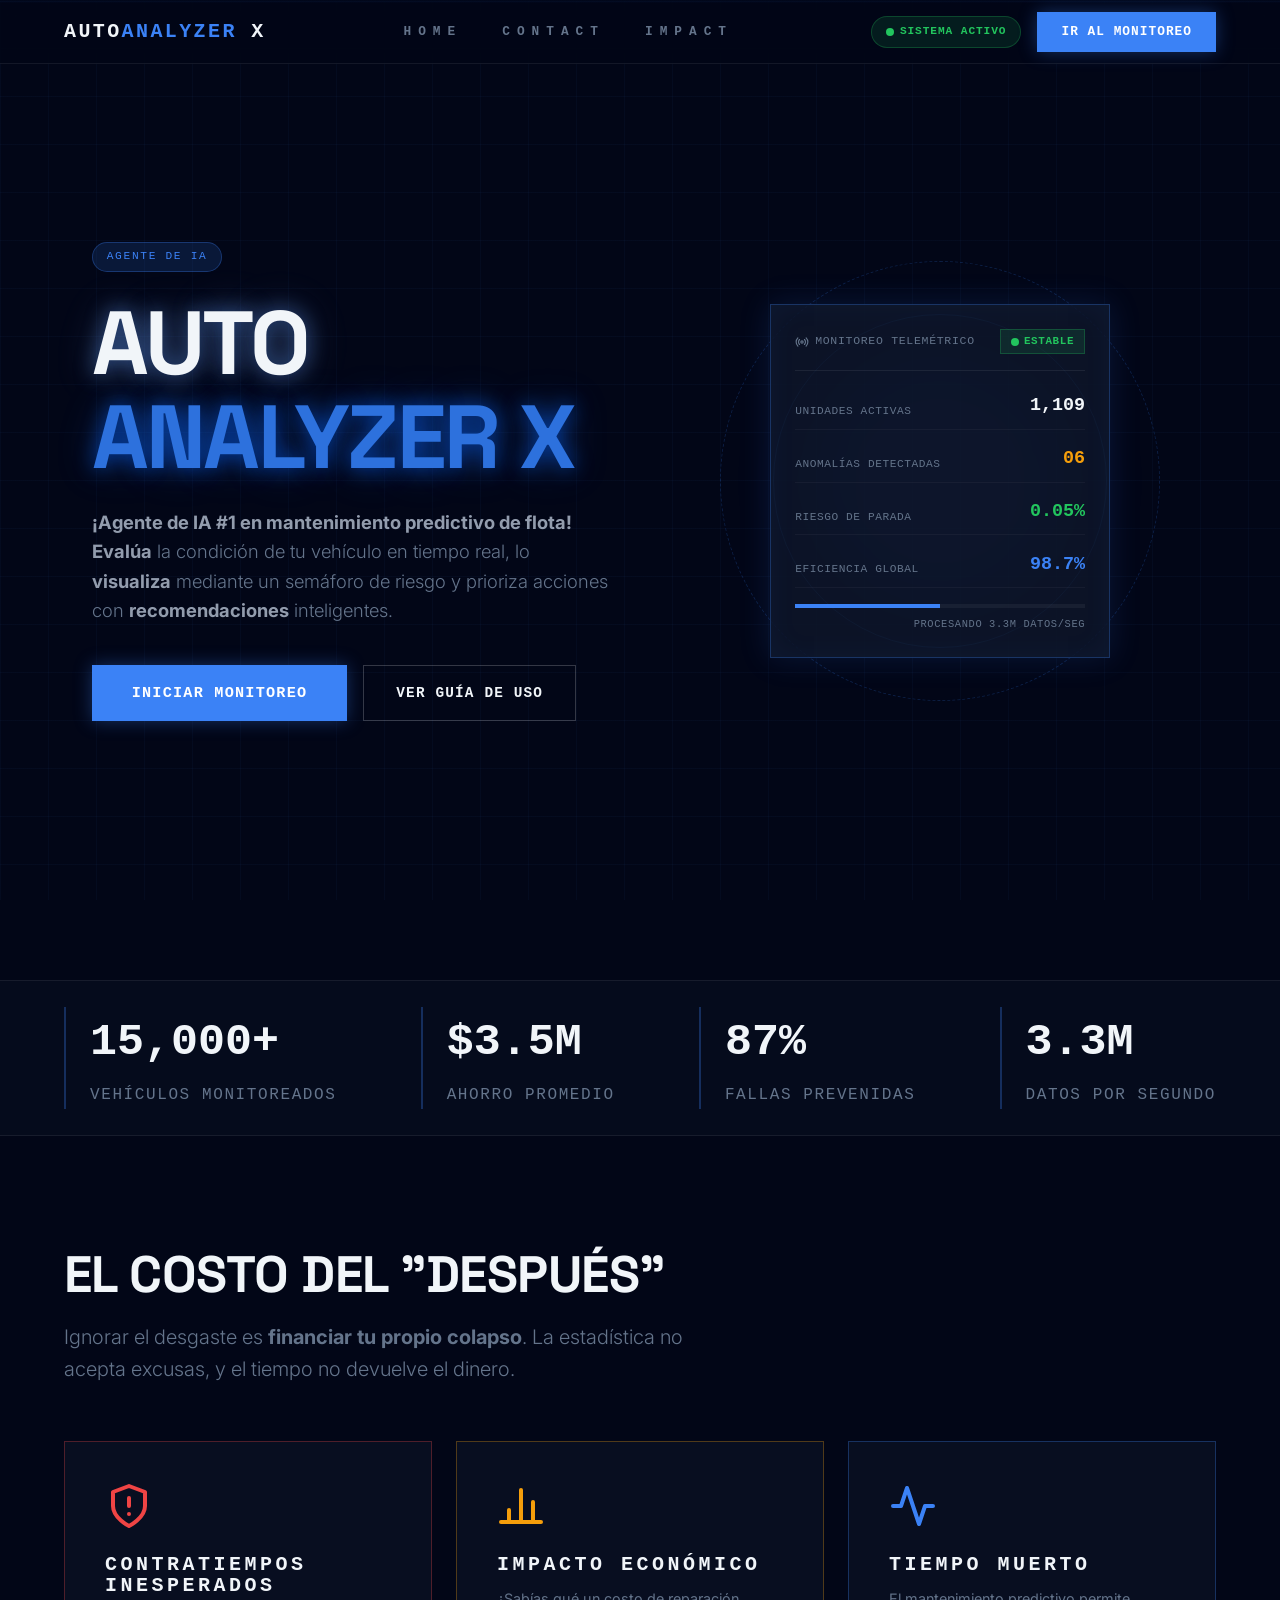
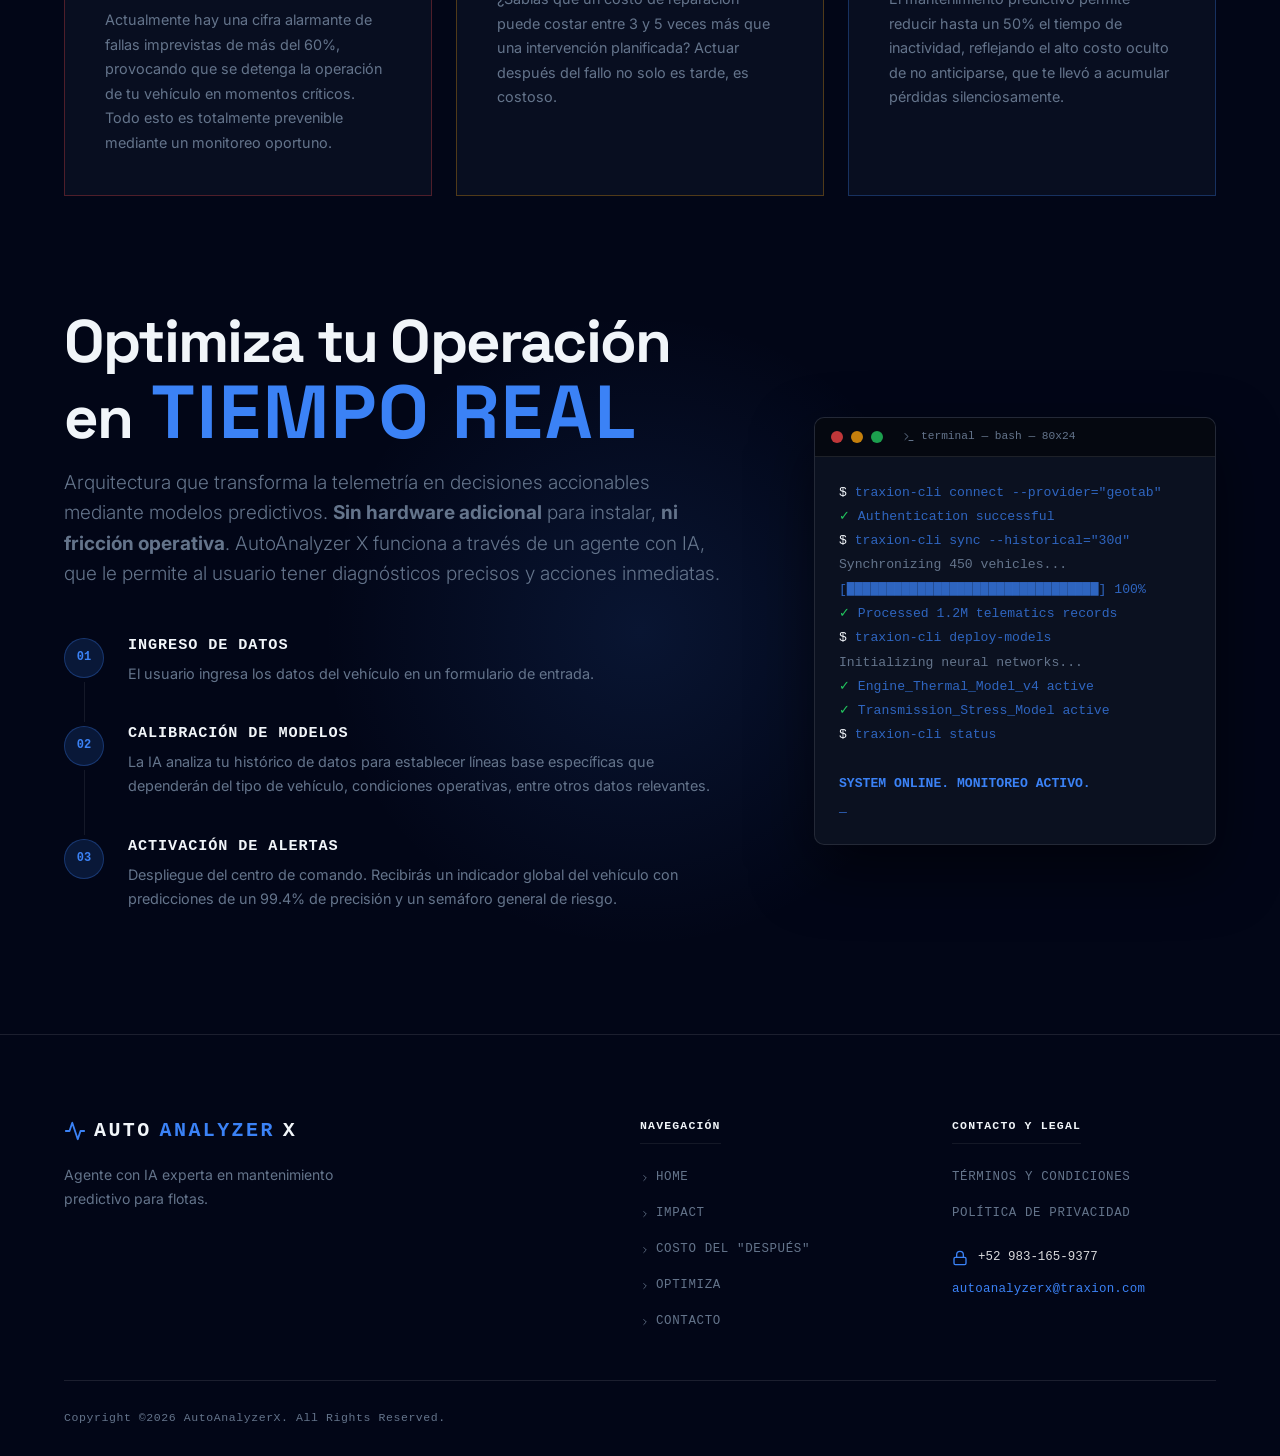
<file: index.html>
<!DOCTYPE html>
<html lang="es">

<head>
    <meta charset="UTF-8">
    <meta name="viewport" content="width=device-width, initial-scale=1.0">
    <title>AutoAnalyzerX IA | Health & Care </title>
    <link rel="icon" href="data:,">
    <link rel="stylesheet" href="principal.css">

    <!--Link importado de google apis en el que juntaron varias fuentes y se utilizaron para el diseño general-->
    <style>
        @import url('https://fonts.googleapis.com/css2?family=Space+Grotesk:wght@400;500;600;700;800;900&family=Inter:wght@300;400;500;600&display=swap');
    </style>
</head>


<body>
    <!-- ENCABEZADO -->
    <nav>
        <div class="container">
            <div class="encabezado">
                <a href="#" class="logo">
                    <span class="logo-text">AUTO<span>ANALYZER</span> X
                </a>
                
                <div class="links">
                    <a href="#home">HOME</a>
                    <a href="#contactofinal">CONTACT</a>
                    <a href="#impact">IMPACT</a>
                </div>
                
                <div class="sistema-acceder">
                    <div class="sistema-activo">
                        <span class="boton-sistema"></span>
                        SISTEMA ACTIVO
                    </div>
                    <a class="boton-acceder" href="index_secundario.html" target="_blank">
                        IR AL MONITOREO
                    </a>
                </div>
            </div>
        </div>
    </nav>

    <!-- BODY PRINCIPAL-INICIO -->

    <section id="hero" class="main-body">
        <div class="container">
            <div class="hero-inner">

                <!-- INICIO-TITULO -->
                <div class="hero-content">
                    <div class="agente-ia">
                        Agente de IA
                    </div>

                    <h1 class="titulo-principal">
                        AUTO
                        <span class="texto-2-colorido">ANALYZER X</span>
                    </h1>
                    
                    <p class="subtexto-titulo">
                        <strong>¡Agente de IA #1 en mantenimiento predictivo de flota!</strong>  
                        <strong>Evalúa</strong> la condición de tu vehículo en tiempo real, lo <strong>visualiza</strong> mediante un semáforo de riesgo y prioriza acciones con <strong>recomendaciones</strong> inteligentes.                     
                    </p>
                    
                    <div class="boton-hero">
                        <a class="boton-acceder boton-acceder-lg" href="index_secundario.html" target="_blank">
                            INICIAR MONITOREO
                        </a>
                        <a class="boton-guia" href="#implementacion">
                            VER GUÍA DE USO
                        </a>
                    </div>
                </div>
                
                <!-- INICIO-CUADRO -->
                <div class="inicio-cuadro">
                    <div class="fondo-img-rango">

                        <!-- Diseño de un icono con fondo de radio -->
                        <div class="circulo-uno"></div>
                        <div class="circulo-dos"></div>
                        <div class="circulo-tres"></div>

                        <div class="rango-circulo efecto-border">
                            <div class="contenido-rango">
                                
                                <div class="rango-content-text">
                                    <svg width="14" height="14" viewBox="0 0 24 24"><circle cx="12" cy="12" r="2"></circle><path d="M16.24 7.76a6 6 0 0 1 0 8.49m-8.48-.01a6 6 0 0 1 0-8.49m11.31-2.82a10 10 0 0 1 0 14.14m-14.14 0a10 10 0 0 1 0-14.14"></path></svg>
                                    MONITOREO TELEMÉTRICO
                                    </div>
                                    <div class="rang-estable">
                                        <span class="boton-sistema"></span>
                                        ESTABLE
                                    </div>
                                </div>

                                <div class="cuadro-rango">
                                    <div class="cuadro-valores">
                                        <span class="cuadro-valores-texto">
                                            UNIDADES ACTIVAS
                                        </span>
                                        <span class="cuadro-valores-value uno">
                                            1,109
                                        </span>
                                    </div>

                                    <div class="cuadro-valores">
                                        <span class="cuadro-valores-texto">
                                            ANOMALÍAS DETECTADAS
                                        </span>
                                        <span class="cuadro-valores-value dos">
                                            06
                                        </span>
                                    </div>

                                    <div class="cuadro-valores">
                                        <span class="cuadro-valores-texto">
                                            RIESGO DE PARADA
                                        </span>
                                        <span class="cuadro-valores-value tres">
                                            0.05%
                                        </span>
                                    </div>
                                    
                                    <div class="cuadro-valores">
                                        <span class="cuadro-valores-texto">
                                            EFICIENCIA GLOBAL
                                        </span>
                                        <span class="cuadro-valores-value cuatro">
                                            98.7%
                                        </span>
                                    </div>
                                </div>
                                
                                <div class="rang-progress">
                                    <div class="rang-progress-bar"></div>
                                </div>
                                
                                <div class="rang-footer">
                                    PROCESANDO 3.3M DATOS/SEG
                                </div>
                            </div>
                        </div>
                    </div>
                </div>
            </div>
        </section>
        
        <!-- INICIO-FOOTER -->

        <section id="valores-aproximaciones">
            <div class="container">
                <div class="datos-aprox">
                    <div class="dato-item">
                        <div class="dato-value">15,000+</div>
                        <div class="dato-label">Vehículos Monitoreados</div>
                    </div>
                    
                    <div class="dato-item valor-1">
                        <div class="dato-value">$3.5M</div>
                        <div class="dato-label">Ahorro Promedio</div>
                    </div>
                    
                    <div class="dato-item valor-2">
                        <div class="dato-value">87%</div>
                        <div class="dato-label">Fallas Prevenidas</div>
                    </div>
                    
                    <div class="dato-item valor-3">
                        <div class="dato-value">3.3M</div>
                        <div class="dato-label">Datos por Segundo</div>
                    </div>
                </div>
            </div>
        </section>


        <!-- COSTO DEL DESPUÉS -->

        <section id="costo-despues" class="section">

            <div class="container">
                <div class="reveal">
                    <h2 class="costo-desp-texto"><strong>EL COSTO DEL "DESPUÉS"</strong></h2>
                    <p class="subtexto-costo-desp">Ignorar el desgaste es <strong>financiar tu propio colapso</strong>. La estadística no acepta excusas, y el tiempo no devuelve el dinero.</p>
                </div>
                
                <div class="cards-cuadro">

                    <div class="contenedor-cuadro card-red card-border-red reveal">
                        <!-- diseño de icono -->
                        <svg class="problem-icon icon-red" viewBox="0 0 24 24" width="60" height="60">
                            <path d="M12 22s8-4 8-10V5l-8-3-8 3v7c0 6 8 10 8 10z"></path>
                            <line x1="12" y1="8" x2="12" y2="12"></line>
                            <line x1="12" y1="16" x2="12.01" y2="16"></line>
                        </svg>

                        <h3 class="card-title">Contratiempos Inesperados</h3>
                        <p class="card-interior">Actualmente hay una cifra alarmante de fallas imprevistas de más del 60%, provocando que se detenga la operación de tu vehículo en momentos críticos. Todo esto es totalmente prevenible mediante un monitoreo oportuno.</p>
                    </div>
                    
                    <div class="contenedor-cuadro card-naranja card-border-naranja reveal valor-1">
                        <!-- diseño de icono -->
                        <svg class="problem-icon icon-amber" viewBox="0 0 24 24" width="60" height="60">
                            <line x1="18" y1="20" x2="18" y2="10"></line>
                            <line x1="12" y1="20" x2="12" y2="4"></line>
                            <line x1="6" y1="20" x2="6" y2="14"></line>
                            <line x1="2" y1="20" x2="22" y2="20"></line>
                        </svg>
                        
                        <h3 class="card-title">Impacto económico</h3>
                        <p class="card-interior">¿Sabías qué un costo de reparación puede costar entre 3 y 5 veces más que una intervención planificada? Actuar después del fallo no solo es tarde, es costoso.</p>
                    </div>
                    
                    <div class="contenedor-cuadro card-blue card-border-blue reveal valor-2">
                        <!-- diseño de icono -->
                        <svg class="problem-icon icon-blue" viewBox="0 0 24 24" width="60" height="60">
                            <polyline points="22 12 18 12 15 21 9 3 6 12 2 12"></polyline>
                        </svg>
                        <h3 class="card-title">Tiempo Muerto</h3>
                        <p class="card-interior">El mantenimiento predictivo permite reducir hasta un 50% el tiempo de inactividad, reflejando el alto costo oculto de no anticiparse, que te llevó a acumular pérdidas silenciosamente.</p>
                    </div>
                </div>
            </div>
        </section>



        <!-- IMPLEMENTACIÓN -->

        <section id="implementacion" class="section">

            <div class="container">

                <div class="impl-contenedor">

                    <div class="impl-content reveal">
                        <h2 class="impl-heading"> Optimiza tu Operación en<span> TIEMPO REAL</span></h2> 
                        <p class="impl-subtexto">Arquitectura que transforma la telemetría en decisiones accionables mediante modelos predictivos. <strong>Sin hardware adicional</strong> para instalar, <strong>ni fricción operativa</strong>. AutoAnalyzer X funciona a través de un agente con IA, que le permite al usuario tener diagnósticos precisos y acciones inmediatas.</p>
                        
                        <div class="pasos">

                            <div class="paso-indv">
                                <div class="paso-indv-col">
                                    <div class="paso-indv-circle">01</div>
                                    <div class="paso-indv-line"></div>
                                </div>
                                <div class="paso-indv-body">
                                    <h4 class="paso-indv-title">Ingreso de datos</h4>
                                    <p class="paso-indv-desc">El usuario ingresa los datos del vehículo en un formulario de entrada.</p>
                                </div>
                            </div>

                            <div class="paso-indv">
                                <div class="paso-indv-col">
                                    <div class="paso-indv-circle">02</div>
                                    <div class="paso-indv-line"></div>
                                </div>
                                <div class="paso-indv-body">
                                    <h4 class="paso-indv-title">Calibración de Modelos</h4>
                                    <p class="paso-indv-desc">La IA analiza tu histórico de datos para establecer líneas base específicas que dependerán del tipo de vehículo, condiciones operativas, entre otros datos relevantes.</p>
                                </div>
                            </div>

                            <div class="paso-indv">
                                <div class="paso-indv-col">
                                    <div class="paso-indv-circle">03</div>
                                </div>
                                <div class="paso-indv-body">
                                    <h4 class="paso-indv-title">Activación de Alertas</h4>
                                    <p class="paso-indv-desc">Despliegue del centro de comando. Recibirás un indicador global del vehículo con predicciones de un 99.4% de precisión y un semáforo general de riesgo.</p>
                                </div>
                            </div>

                        </div>
                    </div>
                    
                    <!-- Terminal -->
                    <div class="impl-terminal reveal valor-1">

                        <div class="terminal">

                            <div class="terminal-bar">
                                <div class="dot dot-red"></div>
                                <div class="dot dot-amber"></div>
                                <div class="dot dot-green"></div>

                                <div class="terminal-label">
                                    <!-- Terminal icon -->
                                     <svg width="12" height="12" viewBox="0 0 24 24"><polyline points="4 17 10 11 4 5"></polyline><line x1="12" y1="19" x2="20" y2="19"></line></svg>
                                     terminal — bash — 80x24
                                    </div>
                                </div>

                                <div class="terminal-body">
                                    <span class="t-white">$</span> traxion-cli connect --provider="geotab"<br/>
                                    <span class="t-green">✓</span> Authentication successful<br/>
                                    <span class="t-white">$</span> traxion-cli sync --historical="30d"<br/>
                                    <span class="t-muted">Synchronizing 450 vehicles...</span><br/>
                                    [████████████████████████████████] 100%<br/>
                                    <span class="t-green">✓</span> Processed 1.2M telematics records<br/>
                                    <span class="t-white">$</span> traxion-cli deploy-models<br/>
                                    <span class="t-muted">Initializing neural networks...</span><br/>
                                    <span class="t-green">✓</span> Engine_Thermal_Model_v4 active<br/>
                                    <span class="t-green">✓</span> Transmission_Stress_Model active<br/>
                                    <span class="t-white">$</span> traxion-cli status<br/>
                                    <br/>
                                    <span class="t-blue">SYSTEM ONLINE. MONITOREO ACTIVO.</span><br/>
                                    <span class="t-cursor">_</span>
                                </div>

                            </div>

                        </div>

                    </div>

                </div>

            </div>
        </section>
        
        <footer>
            <div class="container">

                <div class="footer-grid">
                    
                    <div>
                        <div class="footer-brand-text">
                            <svg width="22" height="22" viewBox="0 0 24 24" color="var(--blue)"><polyline points="22 12 18 12 15 21 9 3 6 12 2 12"></polyline></svg>
                            AUTO<span>ANALYZER </span>X 
                        </div>
                        
                        <p class="footer-brand-desc">
                            Agente con IA experta en mantenimiento predictivo para flotas.
                        </p>  
                    </div>

                    <div>
                        <div class="footer-col-title">
                            Navegación
                        </div>

                        <ul class="footer-links">
                            <li>
                                <a href="#">
                                    <svg width="10" height="10" viewBox="0 0 24 24"><polyline points="9 18 15 12 9 6"></polyline></svg>
                                    HOME
                                </a>
                            </li>
                                
                            <li>
                                <a href="#impact">
                                    <svg width="10" height="10" viewBox="0 0 24 24"><polyline points="9 18 15 12 9 6"></polyline></svg>
                                    IMPACT
                                </a>
                            </li>
                            
                            <li>
                                <a href="#costo">
                                    <svg width="10" height="10" viewBox="0 0 24 24"><polyline points="9 18 15 12 9 6"></polyline></svg>
                                    COSTO DEL "DESPUÉS"
                                </a>
                            </li>

                            <li>
                                <a href="#optimiza">
                                    <svg width="10" height="10" viewBox="0 0 24 24"><polyline points="9 18 15 12 9 6"></polyline></svg>
                                    OPTIMIZA
                                </a>
                            </li>
                                
                            <li>
                                <a href="#contactofinal">
                                    <svg width="10" height="10" viewBox="0 0 24 24"><polyline points="9 18 15 12 9 6"></polyline></svg>
                                    CONTACTO
                                </a>
                            </li>
                        </ul>
                    </div>
                        
                    <div>
                        <div class="footer-col-title">Contacto y Legal</div>
                        
                        <ul class="footer-links" style="margin-bottom:1.5rem;">
                            <li><a href="#">TÉRMINOS Y CONDICIONES</a></li>
                            <li><a href="#">POLÍTICA DE PRIVACIDAD</a></li>
                        </ul>

                        <div class="footer-contact-item">
                            <svg width="16" height="16" viewBox="0 0 24 24" color="var(--blue)"><rect x="3" y="11" width="18" height="11" rx="2" ry="2"></rect><path d="M7 11V7a5 5 0 0 1 10 0v4"></path></svg>
                            +52 983-165-9377
                        </div>
                        
                        <div class="footer-email">autoanalyzerx@traxion.com</div>
                    </div>
                </div>
                    
                <!-- Bottom bar -->
                <div class="footer-bottom">
                    <p class="footer-copy">Copyright &copy;2026 AutoAnalyzerX. All Rights Reserved.</p>
                </div>

            </div>

        </footer>
            
        <script>
        const observer = new IntersectionObserver((entries) => {
            entries.forEach(entry => {
                if (entry.isIntersecting) {
                    entry.target.classList.add('visible');
                    }});
                    }, { 
                        threshold: 0.12 
                    }); document.querySelectorAll('.reveal').forEach(el => observer.observe(el));
        </script>

    </section>

</body>

</html>
</file>
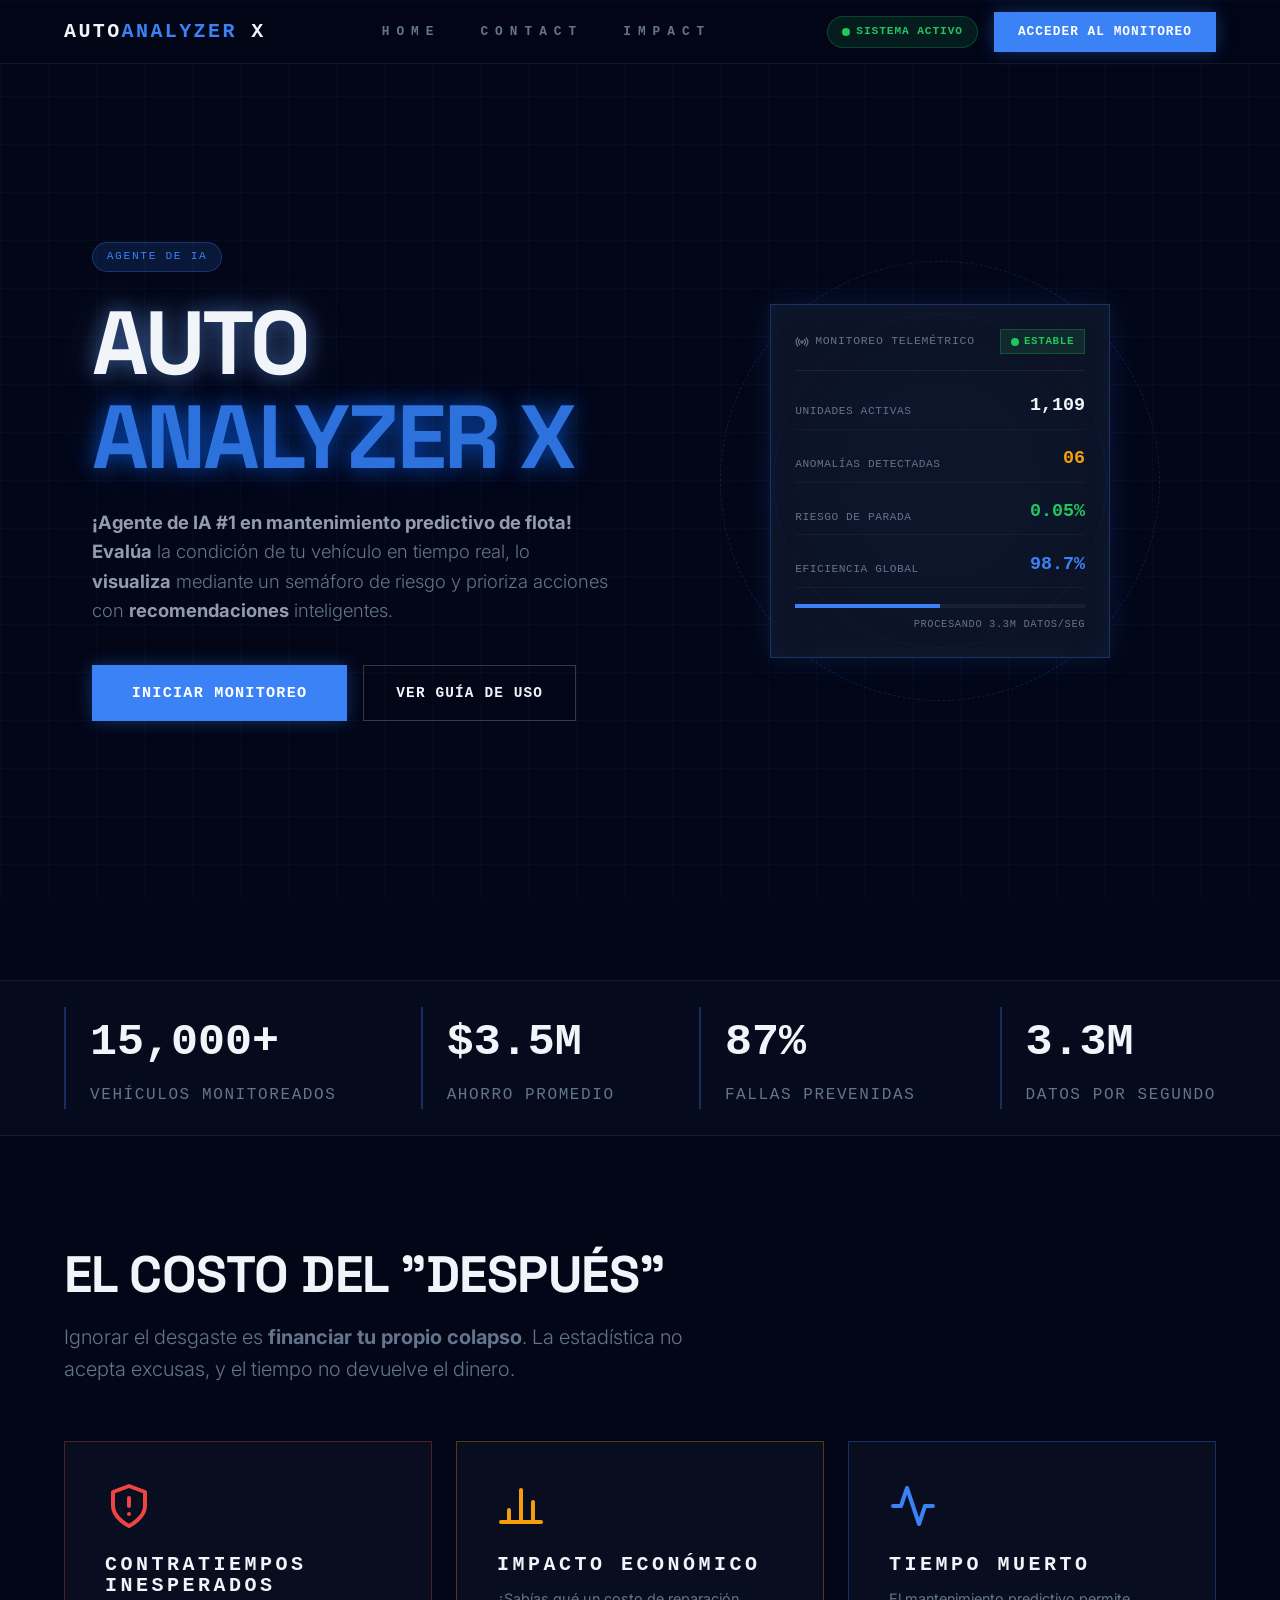
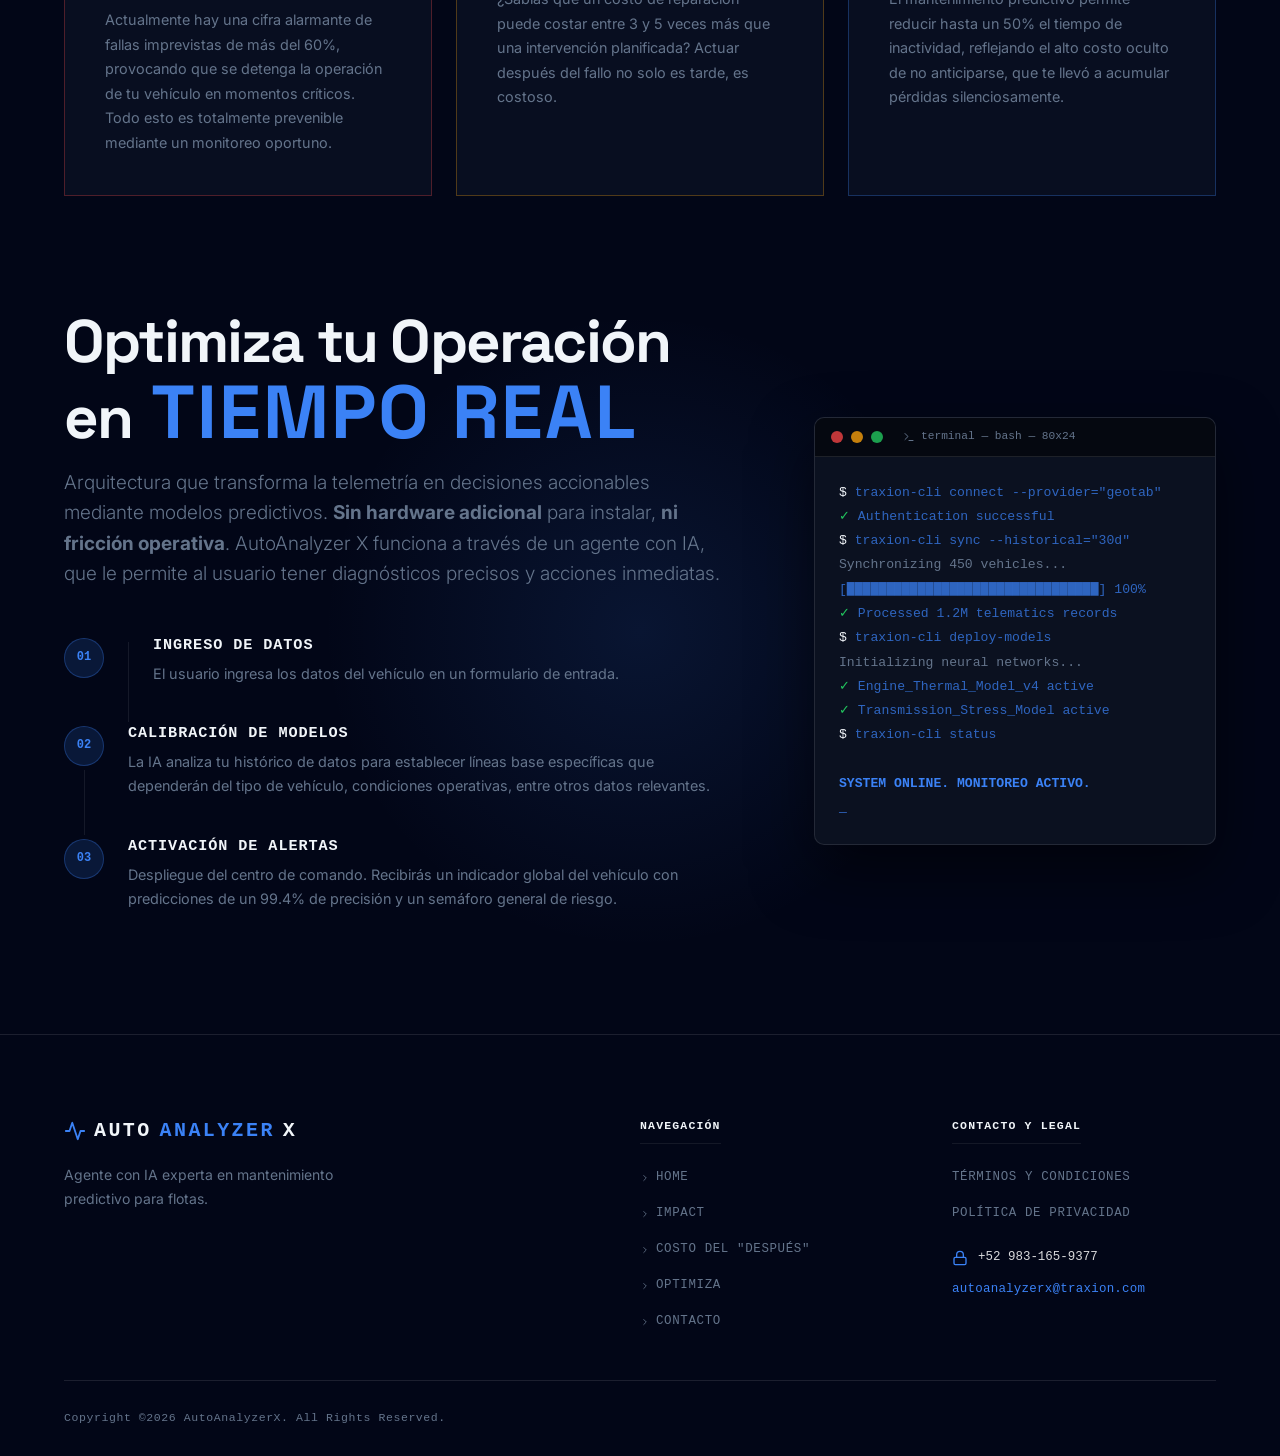
<file: index_principal.html>
<!DOCTYPE html>
<html lang="es">

<head>
    <meta charset="UTF-8">
    <meta name="viewport" content="width=device-width, initial-scale=1.0">
    <title>AutoAnalyzerX IA | Health & Care </title>
    <link rel="stylesheet" href="principal.css">

    <!--Link importado de google apis en el que juntaron varias fuentes y se utilizaron para el diseño general-->
    <style>
        @import url('https://fonts.googleapis.com/css2?family=Space+Grotesk:wght@400;500;600;700;800;900&family=Inter:wght@300;400;500;600&display=swap');
    </style>
</head>


<body>

    <!-- ENCABEZADO -->

    <nav>
        <div class="container">
            <div class="encabezado">
                <a href="#" class="logo">
                    <span class="logo-text">AUTO<span>ANALYZER</span> X
                </a>
                
                <div class="links">
                    <a href="#home">HOME</a>
                    <a href="#contact">CONTACT</a>
                    <a href="#impact">IMPACT</a>
                </div>
                
                <div class="sistema-acceder">
                    <div class="sistema-activo">
                        <span class="boton-sistema"></span>
                        SISTEMA ACTIVO
                    </div>
                    <a class="boton-acceder" href="....." target="_blank">
                        ACCEDER AL MONITOREO
                    </a>
                </div>
            </div>
        </div>
    </nav>

    <!-- BODY PRINCIPAL-INICIO -->

    <section id="hero" class="main-body">
        <div class="container">
            <div class="hero-inner">

                <!-- INICIO-TITULO -->
                <div class="hero-content">
                    <div class="agente-ia">
                        Agente de IA
                    </div>

                    <h1 class="titulo-principal">
                        AUTO
                        <span class="texto-2-colorido">ANALYZER X</span>
                    </h1>
                    
                    <p class="subtexto-titulo">
                        <strong>¡Agente de IA #1 en mantenimiento predictivo de flota!</strong>  
                        <strong>Evalúa</strong> la condición de tu vehículo en tiempo real, lo <strong>visualiza</strong> mediante un semáforo de riesgo y prioriza acciones con <strong>recomendaciones</strong> inteligentes.                     
                    </p>
                    
                    <div class="boton-hero">
                        <a class="boton-acceder boton-acceder-lg" href="........." target="_blank">
                            INICIAR MONITOREO
                        </a>
                        <a class="boton-guia" href="#tecnologia">
                            VER GUÍA DE USO
                        </a>
                    </div>
                </div>
                
                <!-- INICIO-CUADRO -->
                <div class="inicio-cuadro">
                    <div class="fondo-img-rango">

                        <!-- Diseño de un icono con fondo de radio -->
                        <div class="circulo-uno"></div>
                        <div class="circulo-dos"></div>
                        <div class="circulo-tres"></div>

                        <div class="rango-circulo efecto-border">
                            <div class="contenido-rango">
                                
                                <div class="rango-content-text">
                                    <svg width="14" height="14" viewBox="0 0 24 24"><circle cx="12" cy="12" r="2"></circle><path d="M16.24 7.76a6 6 0 0 1 0 8.49m-8.48-.01a6 6 0 0 1 0-8.49m11.31-2.82a10 10 0 0 1 0 14.14m-14.14 0a10 10 0 0 1 0-14.14"></path></svg>
                                    MONITOREO TELEMÉTRICO
                                    </div>
                                    <div class="rang-estable">
                                        <span class="boton-sistema"></span>
                                        ESTABLE
                                    </div>
                                </div>

                                <div class="cuadro-rango">
                                    <div class="cuadro-valores">
                                        <span class="cuadro-valores-texto">
                                            UNIDADES ACTIVAS
                                        </span>
                                        <span class="cuadro-valores-value uno">
                                            1,109
                                        </span>
                                    </div>

                                    <div class="cuadro-valores">
                                        <span class="cuadro-valores-texto">
                                            ANOMALÍAS DETECTADAS
                                        </span>
                                        <span class="cuadro-valores-value dos">
                                            06
                                        </span>
                                    </div>

                                    <div class="cuadro-valores">
                                        <span class="cuadro-valores-texto">
                                            RIESGO DE PARADA
                                        </span>
                                        <span class="cuadro-valores-value tres">
                                            0.05%
                                        </span>
                                    </div>
                                    
                                    <div class="cuadro-valores">
                                        <span class="cuadro-valores-texto">
                                            EFICIENCIA GLOBAL
                                        </span>
                                        <span class="cuadro-valores-value cuatro">
                                            98.7%
                                        </span>
                                    </div>
                                </div>
                                
                                <div class="rang-progress">
                                    <div class="rang-progress-bar"></div>
                                </div>
                                
                                <div class="rang-footer">
                                    PROCESANDO 3.3M DATOS/SEG
                                </div>
                            </div>
                        </div>
                    </div>
                </div>
            </div>
        </section>
        
        <!-- INICIO-FOOTER -->

        <section id="valores-aproximaciones">
            <div class="container">
                <div class="datos-aprox">
                    <div class="dato-item">
                        <div class="dato-value">15,000+</div>
                        <div class="dato-label">Vehículos Monitoreados</div>
                    </div>
                    
                    <div class="dato-item valor-1">
                        <div class="dato-value">$3.5M</div>
                        <div class="dato-label">Ahorro Promedio</div>
                    </div>
                    
                    <div class="dato-item valor-2">
                        <div class="dato-value">87%</div>
                        <div class="dato-label">Fallas Prevenidas</div>
                    </div>
                    
                    <div class="dato-item valor-3">
                        <div class="dato-value">3.3M</div>
                        <div class="dato-label">Datos por Segundo</div>
                    </div>
                </div>
            </div>
        </section>


        <!-- COSTO DEL DESPUÉS -->

        <section id="costo-despues" class="section">

            <div class="container">
                <div class="reveal">
                    <h2 class="costo-desp-texto"><strong>EL COSTO DEL "DESPUÉS"</strong></h2>
                    <p class="subtexto-costo-desp">Ignorar el desgaste es <strong>financiar tu propio colapso</strong>. La estadística no acepta excusas, y el tiempo no devuelve el dinero.</p>
                </div>
                
                <div class="cards-cuadro">
                    <div class="contenedor-cuadro card-red card-border-red reveal">
                        <!-- diseño de icono -->
                        <svg class="problem-icon icon-red" viewBox="0 0 24 24" width="60" height="60">
                            <path d="M12 22s8-4 8-10V5l-8-3-8 3v7c0 6 8 10 8 10z"></path>
                            <line x1="12" y1="8" x2="12" y2="12"></line>
                            <line x1="12" y1="16" x2="12.01" y2="16"></line>
                        </svg>

                        <h3 class="card-title">Contratiempos Inesperados</h3>
                        <p class="card-interior">Actualmente hay una cifra alarmante de fallas imprevistas de más del 60%, provocando que se detenga la operación de tu vehículo en momentos críticos. Todo esto es totalmente prevenible mediante un monitoreo oportuno.</p>
                    </div>
                    
                    <div class="contenedor-cuadro card-naranja card-border-naranja reveal valor-1">
                        <!-- diseño de icono -->
                        <svg class="problem-icon icon-amber" viewBox="0 0 24 24" width="60" height="60">
                            <line x1="18" y1="20" x2="18" y2="10"></line>
                            <line x1="12" y1="20" x2="12" y2="4"></line>
                            <line x1="6" y1="20" x2="6" y2="14"></line>
                            <line x1="2" y1="20" x2="22" y2="20"></line>
                        </svg>
                        
                        <h3 class="card-title">Impacto económico</h3>
                        <p class="card-interior">¿Sabías qué un costo de reparación puede costar entre 3 y 5 veces más que una intervención planificada? Actuar después del fallo no solo es tarde, es costoso.</p>
                    </div>
                    
                    <div class="contenedor-cuadro card-blue card-border-blue reveal valor-2">
                        <!-- diseño de icono -->
                        <svg class="problem-icon icon-blue" viewBox="0 0 24 24" width="60" height="60">
                            <polyline points="22 12 18 12 15 21 9 3 6 12 2 12"></polyline>
                        </svg>
                        <h3 class="card-title">Tiempo Muerto</h3>
                        <p class="card-interior">El mantenimiento predictivo permite reducir hasta un 50% el tiempo de inactividad, reflejando el alto costo oculto de no anticiparse, que te llevó a acumular pérdidas silenciosamente.</p>
                    </div>
                </div>
            </div>
        </section>



        <!-- IMPLEMENTACIÓN -->

        <section id="implementacion" class="section">

            <div class="container">

                <div class="impl-contenedor">

                    <div class="impl-content reveal">
                        <h2 class="impl-heading"> Optimiza tu Operación en<span> TIEMPO REAL</span></h2> 
                        <p class="impl-subtexto">Arquitectura que transforma la telemetría en decisiones accionables mediante modelos predictivos. <strong>Sin hardware adicional</strong> para instalar, <strong>ni fricción operativa</strong>. AutoAnalyzer X funciona a través de un agente con IA, que le permite al usuario tener diagnósticos precisos y acciones inmediatas.</p>
                        
                        <div class="pasos">

                            <div class="paso-indv">
                                <div class="paso-indv">
                                    <div class="paso-indv-circle">01</div>
                                    <div class="paso-indv-line"></div>
                                </div>
                                <div class="paso-indv-body">
                                    <h4 class="paso-indv-title">Ingreso de datos</h4>
                                    <p class="paso-indv-desc">El usuario ingresa los datos del vehículo en un formulario de entrada.</p>
                                </div>
                            </div>

                            <div class="paso-indv">
                                <div class="paso-indv-col">
                                    <div class="paso-indv-circle">02</div>
                                    <div class="paso-indv-line"></div>
                                </div>
                                <div class="paso-indv-body">
                                    <h4 class="paso-indv-title">Calibración de Modelos</h4>
                                    <p class="paso-indv-desc">La IA analiza tu histórico de datos para establecer líneas base específicas que dependerán del tipo de vehículo, condiciones operativas, entre otros datos relevantes.</p>
                                </div>
                            </div>

                            <div class="paso-indv">
                                <div class="paso-indv-col">
                                    <div class="paso-indv-circle">03</div>
                                </div>
                                <div class="paso-indv-body">
                                    <h4 class="paso-indv-title">Activación de Alertas</h4>
                                    <p class="paso-indv-desc">Despliegue del centro de comando. Recibirás un indicador global del vehículo con predicciones de un 99.4% de precisión y un semáforo general de riesgo.</p>
                                </div>
                            </div>

                        </div>
                    </div>
                    
                    <!-- Terminal -->
                    <div class="impl-terminal reveal valor-1">

                        <div class="terminal">

                            <div class="terminal-bar">
                                <div class="dot dot-red"></div>
                                <div class="dot dot-amber"></div>
                                <div class="dot dot-green"></div>

                                <div class="terminal-label">
                                    <!-- Terminal icon -->
                                     <svg width="12" height="12" viewBox="0 0 24 24"><polyline points="4 17 10 11 4 5"></polyline><line x1="12" y1="19" x2="20" y2="19"></line></svg>
                                     terminal — bash — 80x24
                                    </div>
                                </div>

                                <div class="terminal-body">
                                    <span class="t-white">$</span> traxion-cli connect --provider="geotab"<br/>
                                    <span class="t-green">✓</span> Authentication successful<br/>
                                    <span class="t-white">$</span> traxion-cli sync --historical="30d"<br/>
                                    <span class="t-muted">Synchronizing 450 vehicles...</span><br/>
                                    [████████████████████████████████] 100%<br/>
                                    <span class="t-green">✓</span> Processed 1.2M telematics records<br/>
                                    <span class="t-white">$</span> traxion-cli deploy-models<br/>
                                    <span class="t-muted">Initializing neural networks...</span><br/>
                                    <span class="t-green">✓</span> Engine_Thermal_Model_v4 active<br/>
                                    <span class="t-green">✓</span> Transmission_Stress_Model active<br/>
                                    <span class="t-white">$</span> traxion-cli status<br/>
                                    <br/>
                                    <span class="t-blue">SYSTEM ONLINE. MONITOREO ACTIVO.</span><br/>
                                    <span class="t-cursor">_</span>
                                </div>

                            </div>

                        </div>

                    </div>

                </div>

            </div>
        </section>
        
        <footer>
            <div class="container">

                <div class="footer-grid">
                    
                    <div>
                        <div class="footer-brand-text">
                            <svg width="22" height="22" viewBox="0 0 24 24" color="var(--blue)"><polyline points="22 12 18 12 15 21 9 3 6 12 2 12"></polyline></svg>
                            AUTO<span>ANALYZER </span>X 
                        </div>
                        
                        <p class="footer-brand-desc">
                            Agente con IA experta en mantenimiento predictivo para flotas.
                        </p>  
                    </div>

                    <div>
                        <div class="footer-col-title">
                            Navegación
                        </div>

                        <ul class="footer-links">
                            <li>
                                <a href="#">
                                    <svg width="10" height="10" viewBox="0 0 24 24"><polyline points="9 18 15 12 9 6"></polyline></svg>
                                    HOME
                                </a>
                            </li>
                                
                            <li>
                                <a href="#impact">
                                    <svg width="10" height="10" viewBox="0 0 24 24"><polyline points="9 18 15 12 9 6"></polyline></svg>
                                    IMPACT
                                </a>
                            </li>
                            
                            <li>
                                <a href="#costo">
                                    <svg width="10" height="10" viewBox="0 0 24 24"><polyline points="9 18 15 12 9 6"></polyline></svg>
                                    COSTO DEL "DESPUÉS"
                                </a>
                            </li>

                            <li>
                                <a href="#optimiza">
                                    <svg width="10" height="10" viewBox="0 0 24 24"><polyline points="9 18 15 12 9 6"></polyline></svg>
                                    OPTIMIZA
                                </a>
                            </li>
                                
                            <li>
                                <a href="#contacto">
                                    <svg width="10" height="10" viewBox="0 0 24 24"><polyline points="9 18 15 12 9 6"></polyline></svg>
                                    CONTACTO
                                </a>
                            </li>
                        </ul>
                    </div>
                        
                    <div>
                        <div class="footer-col-title">Contacto y Legal</div>
                        
                        <ul class="footer-links" style="margin-bottom:1.5rem;">
                            <li><a href="#">TÉRMINOS Y CONDICIONES</a></li>
                            <li><a href="#">POLÍTICA DE PRIVACIDAD</a></li>
                        </ul>

                        <div class="footer-contact-item">
                            <svg width="16" height="16" viewBox="0 0 24 24" color="var(--blue)"><rect x="3" y="11" width="18" height="11" rx="2" ry="2"></rect><path d="M7 11V7a5 5 0 0 1 10 0v4"></path></svg>
                            +52 983-165-9377
                        </div>
                        
                        <div class="footer-email">autoanalyzerx@traxion.com</div>
                    </div>
                </div>
                    
                <!-- Bottom bar -->
                <div class="footer-bottom">
                    <p class="footer-copy">Copyright &copy;2026 AutoAnalyzerX. All Rights Reserved.</p>
                </div>

            </div>

        </footer>
            
        <script>
        const observer = new IntersectionObserver((entries) => {
            entries.forEach(entry => {
                if (entry.isIntersecting) {
                    entry.target.classList.add('visible');
                }
            });
        }, { 
            threshold: 0.12 });document.querySelectorAll('.reveal').forEach(el => observer.observe(el));
        </script>

    </body>

</html>
</file>
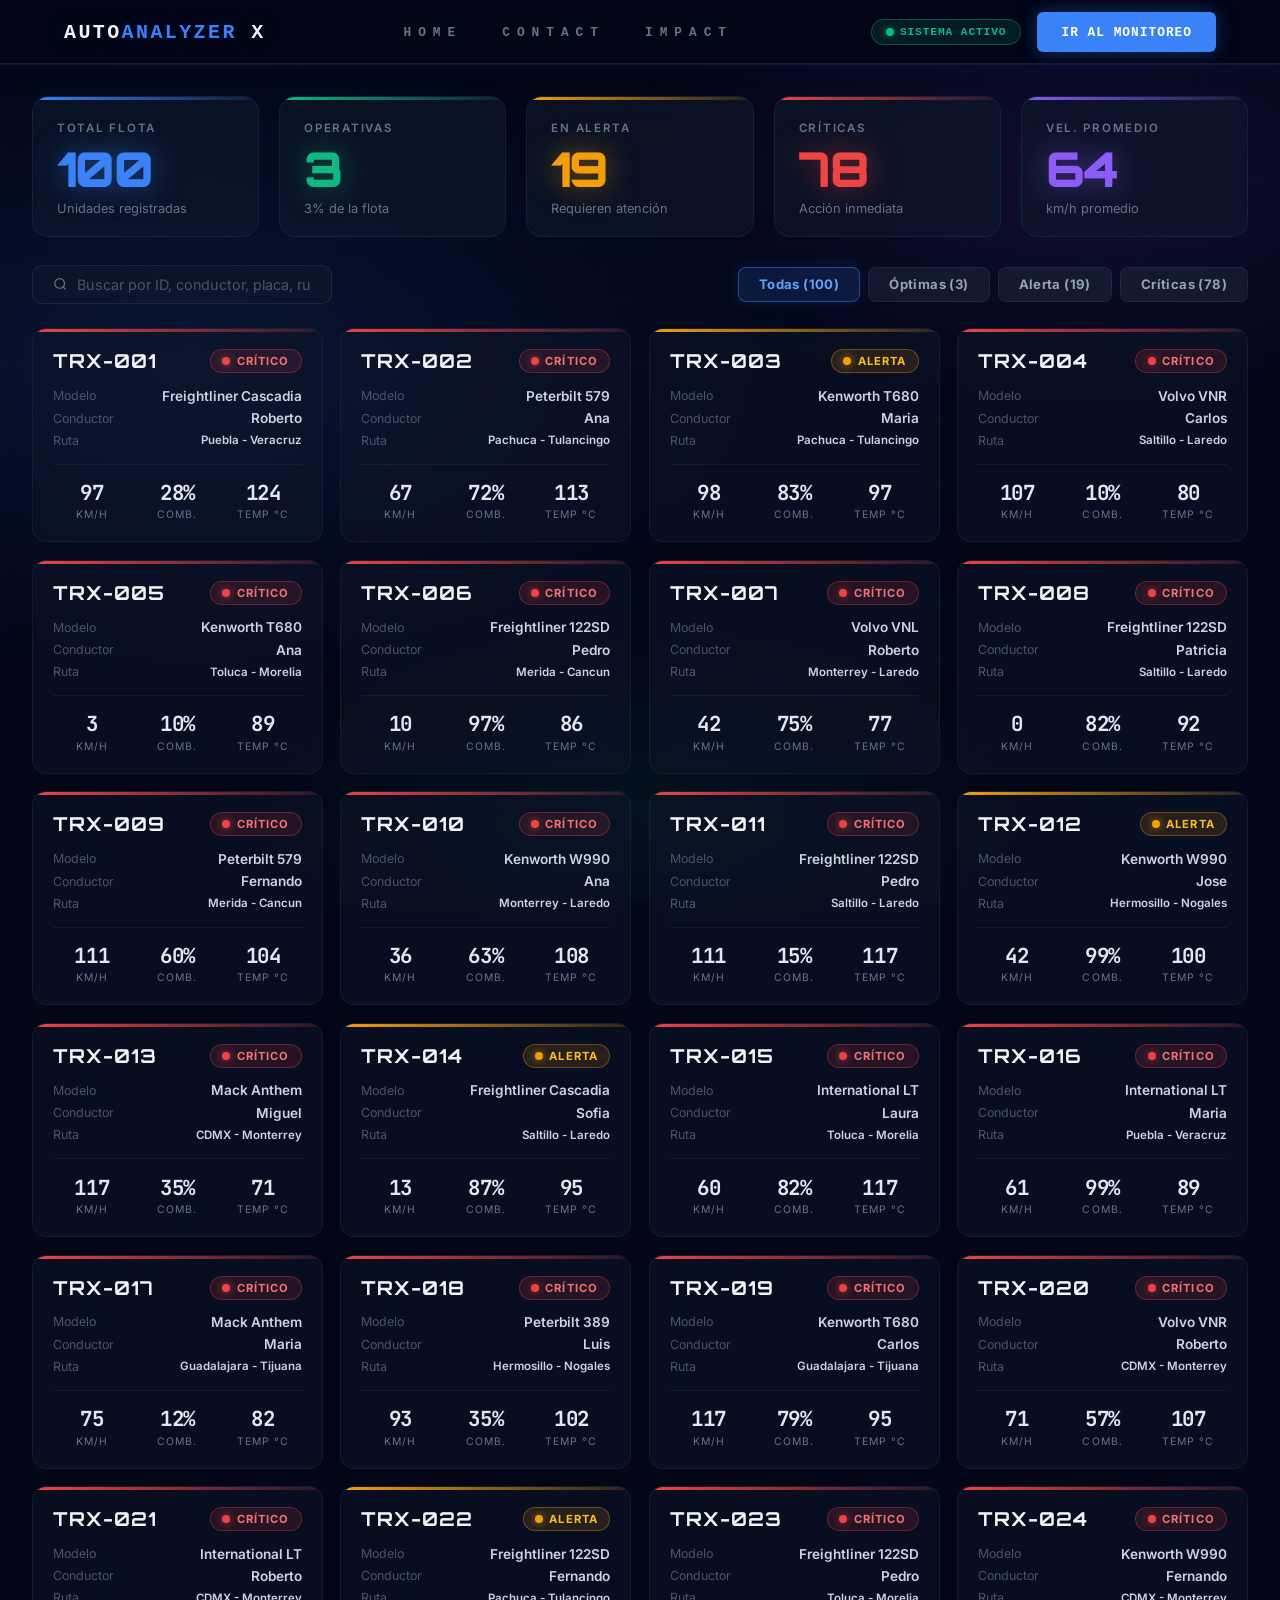
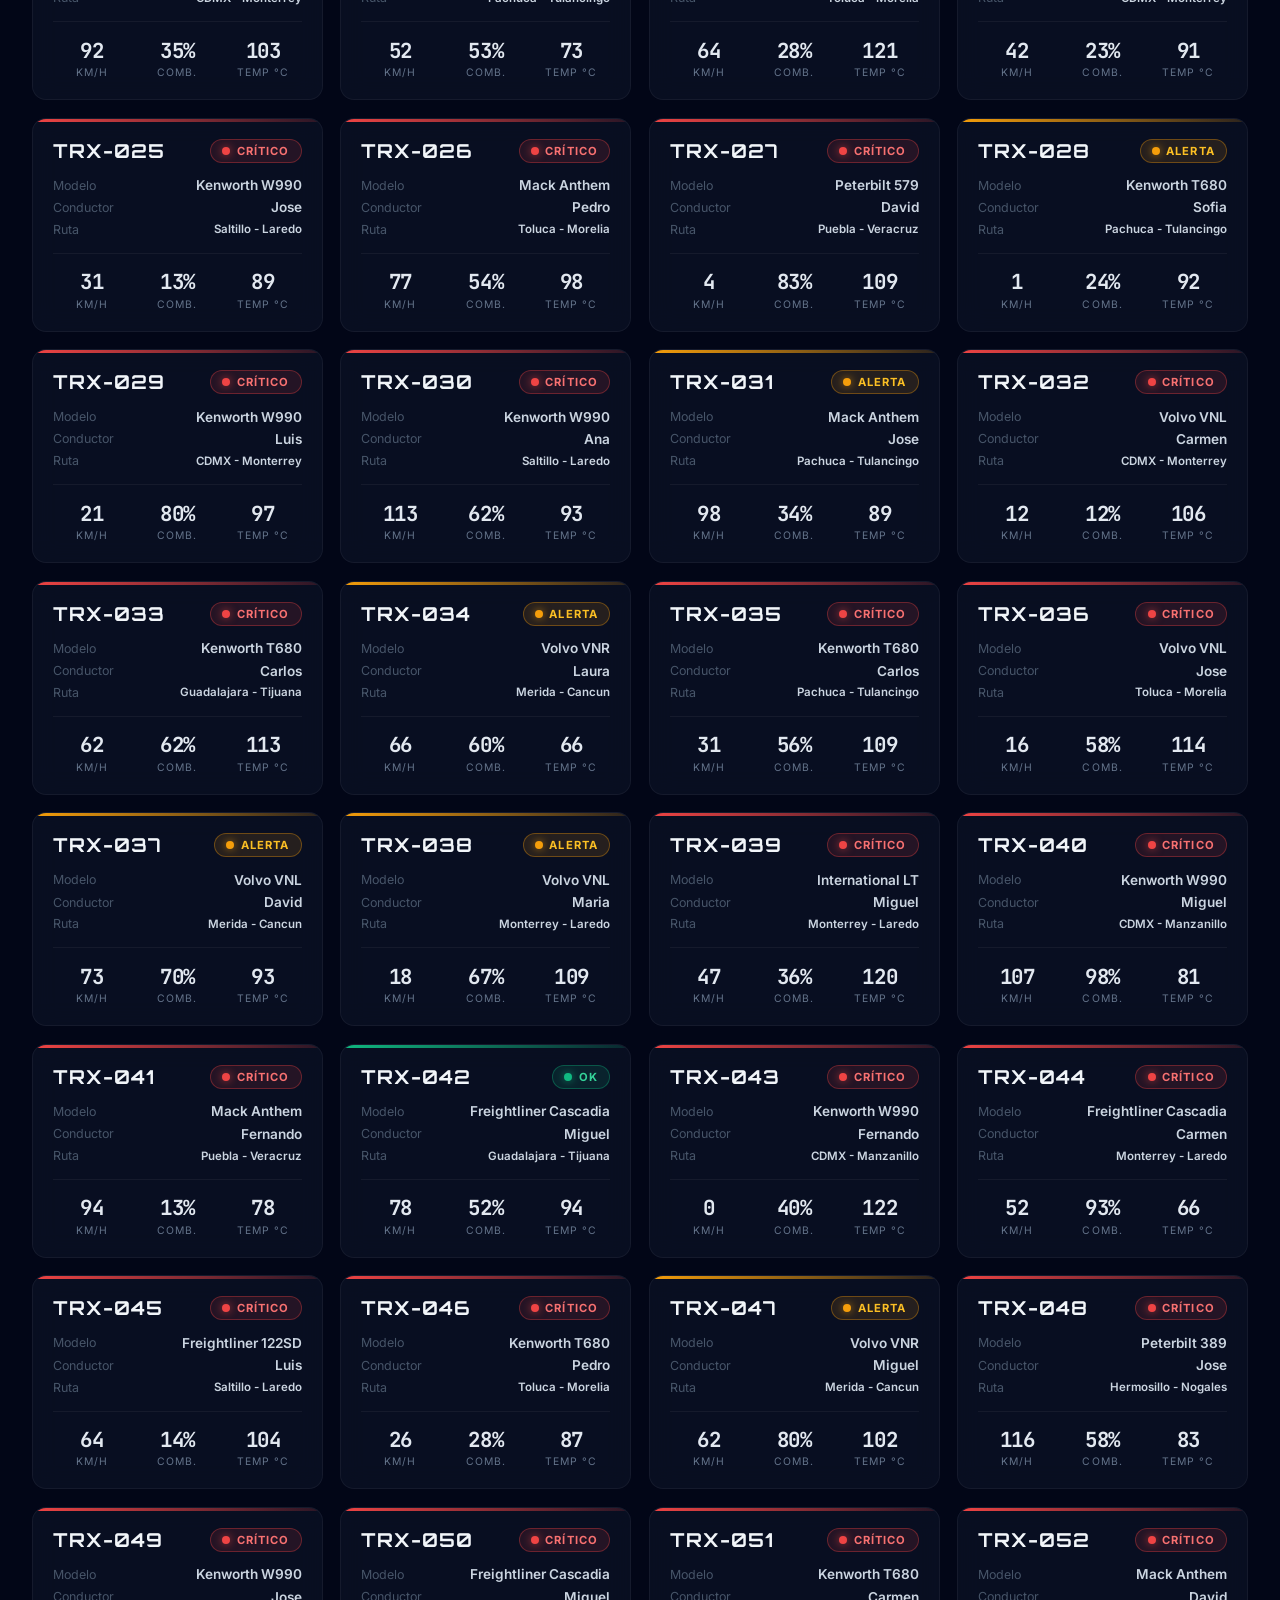
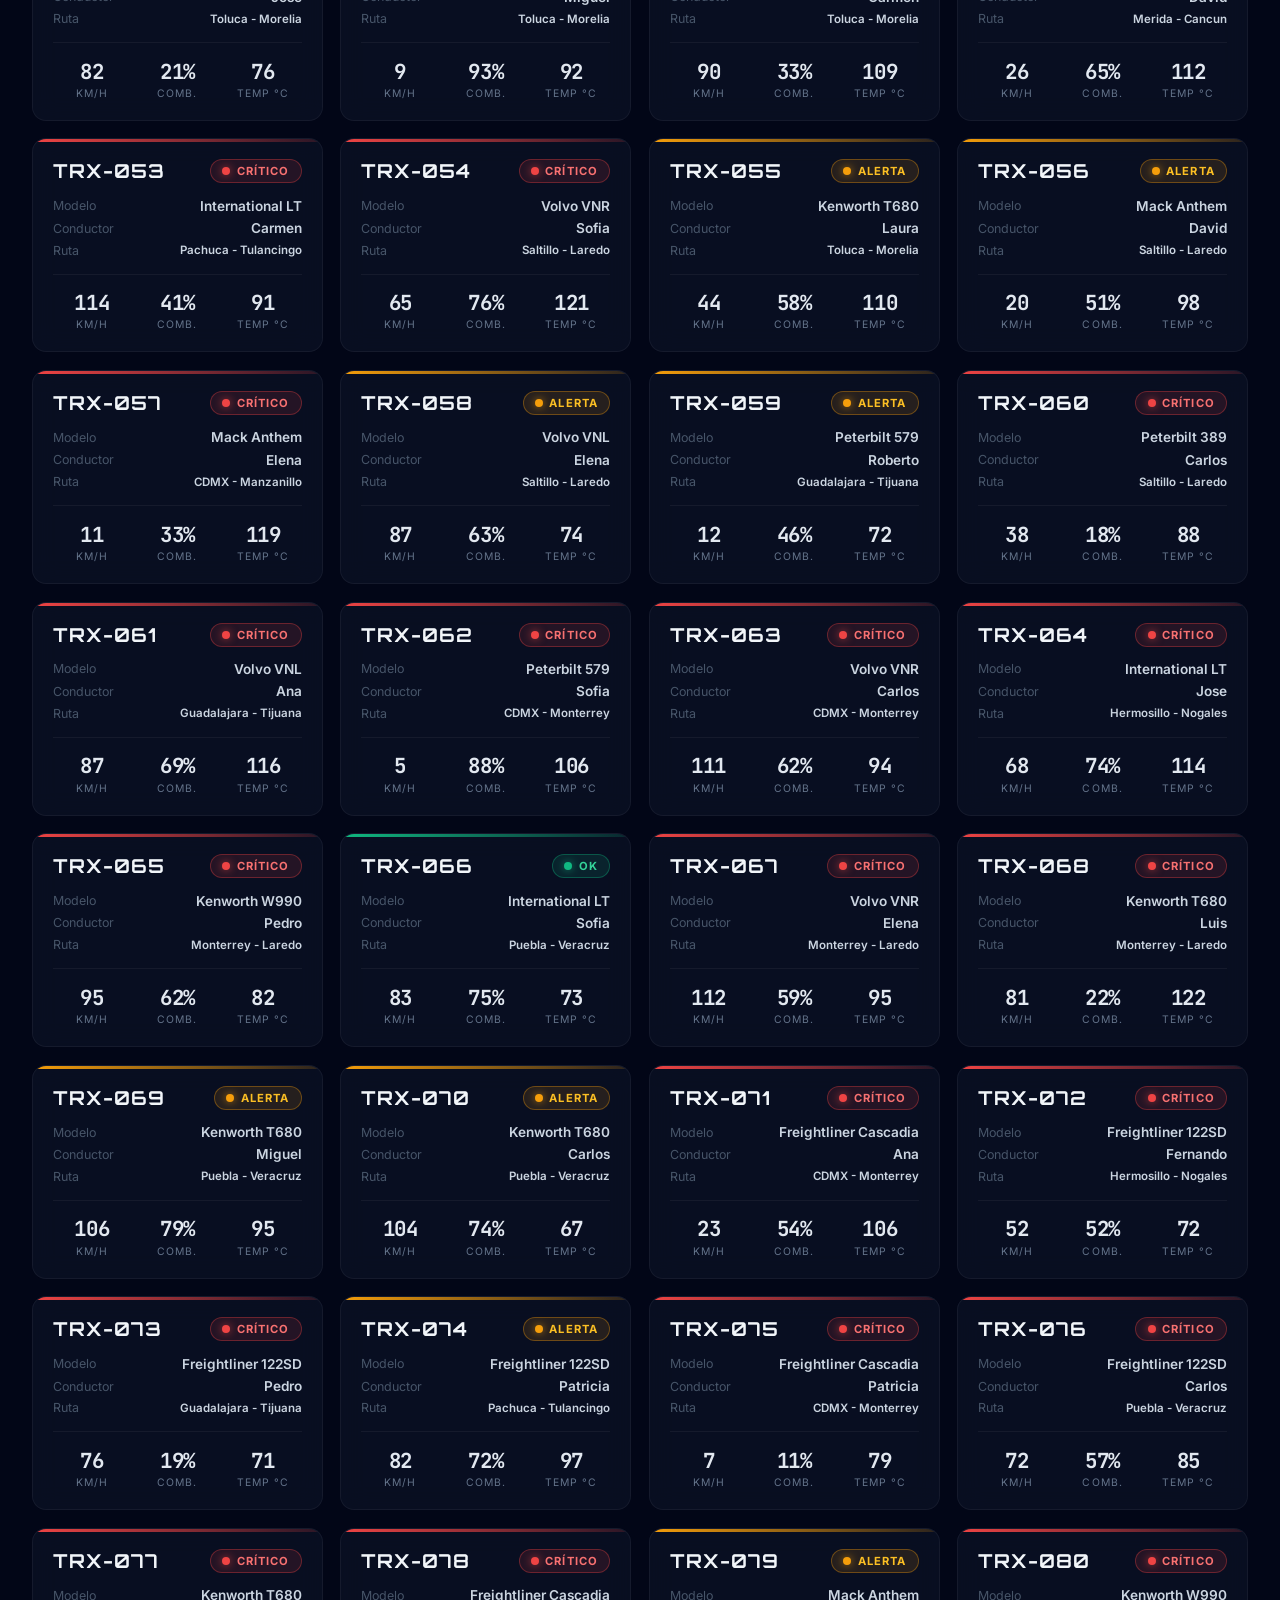
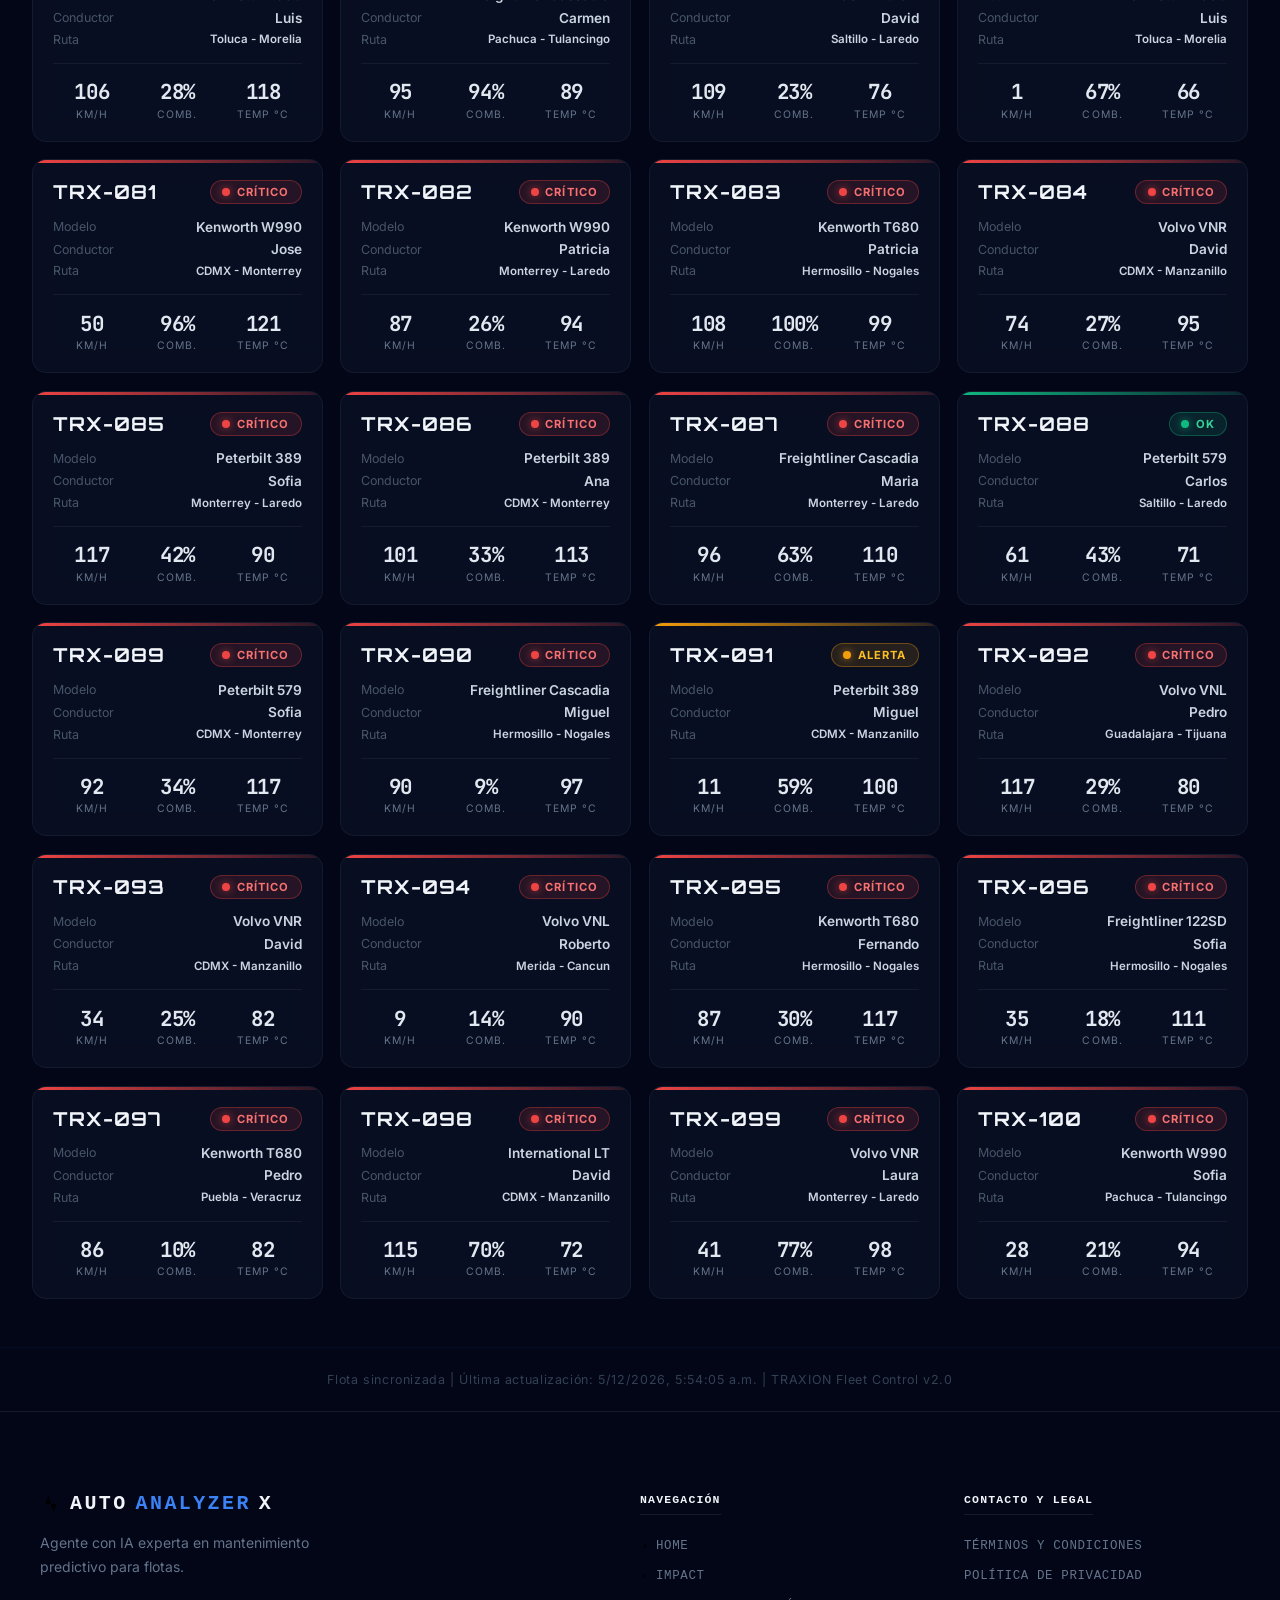
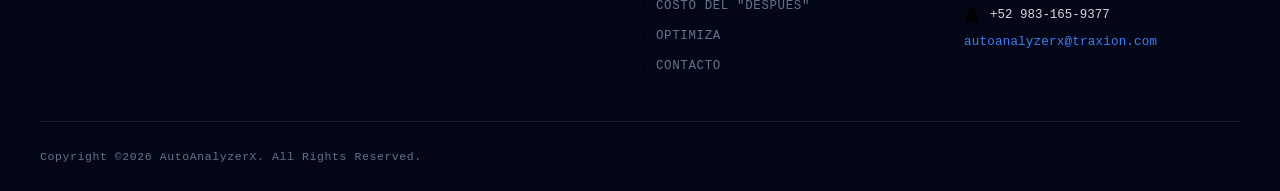
<file: index_secundario.html>
<!DOCTYPE html>
<html lang="es">

<head>
    <meta charset="UTF-8">
    <meta name="viewport" content="width=device-width, initial-scale=1.0">
    <title>AutoAnalyzerX IA</title>
    <link rel="icon" href="data:,">
    <link rel="stylesheet" href="secundario.css">

    <!--Fuentes importadas de Google APIs-->
    <style>
        @import url('https://fonts.googleapis.com/css2?family=Orbitron:wght@400;700;900&family=Inter:wght@400;500;600;700;800&family=JetBrains+Mono:wght@400;600;700&display=swap');
        @import url('https://fonts.googleapis.com/css2?family=Space+Grotesk:wght@400;500;600;700;800;900&family=Inter:wght@300;400;500;600&display=swap');
    </style>
</head>


<!-- CUERPO ENTERO DE LA PÁGINA -->

<body>

    <!-- ENCABEZADO -->
    <header class="header-nav">
        <div class="top-encabezado">
            <div class="encabezado">
                <a href="index.html" class="logo">
                    <span class="logo-text">AUTO<span>ANALYZER</span> X</span>
                </a>
                
                <div class="links">
                    <a href="index.html">HOME</a>
                    <a href="index.html">CONTACT</a>
                    <a href="index.html">IMPACT</a>
                </div>
                
                <div class="sistema-acceder">
                    <div class="sistema-activo">
                        <span class="boton-sistema"></span>
                        SISTEMA ACTIVO
                    </div>
                    <a class="boton-acceder" href="index_secundario.html" target="_blank">
                        IR AL MONITOREO
                    </a>
                </div>
            </div>
        </div>
    </header>



    <!-- BODY PRINCIPAL -->
    <section id="hero" class="main-body">

        <div class="fleet-dashboard">

            <!-- TARJETAS DE RESUMEN KPI -->
            <div class="summary-bar">
                <div class="summary-card blue">
                    <div class="label">Total Flota</div>
                    <div class="value blue" id="stat-total">0</div>
                    <div class="sub">Unidades registradas</div>
                </div>
                <div class="summary-card green">
                    <div class="label">Operativas</div>
                    <div class="value green" id="stat-optimal">0</div>
                    <div class="sub" id="stat-optimal-pct">0% de la flota</div>
                </div>
                <div class="summary-card amber">
                    <div class="label">En Alerta</div>
                    <div class="value amber" id="stat-warning">0</div>
                    <div class="sub">Requieren atención</div>
                </div>
                <div class="summary-card red">
                    <div class="label">Críticas</div>
                    <div class="value red" id="stat-critical">0</div>
                    <div class="sub">Acción inmediata</div>
                </div>
                <div class="summary-card purple">
                    <div class="label">Vel. Promedio</div>
                    <div class="value purple" id="stat-speed">0</div>
                    <div class="sub">km/h promedio</div>
                </div>
            </div>

            <!-- BARRA DE BÚSQUEDA Y FILTROS -->
            <div class="controls-bar">
                <div class="search-box">
                    <svg width="16" height="16" viewBox="0 0 24 24" fill="none" stroke="#64748b" stroke-width="2">
                        <circle cx="11" cy="11" r="8"/><path d="M21 21l-4.35-4.35"/>
                    </svg>
                    <input type="text" id="search-input" placeholder="Buscar por ID, conductor, placa, ruta..." />
                </div>
                <div class="filter-buttons">
                    <button class="filter-btn active"       data-filter="all"      onclick="setFilter('all')">Todas</button>
                    <button class="filter-btn"              data-filter="optimal"  onclick="setFilter('optimal')">Óptimas</button>
                    <button class="filter-btn"              data-filter="warning"  onclick="setFilter('warning')">Alerta</button>
                    <button class="filter-btn"              data-filter="critical" onclick="setFilter('critical')">Críticas</button>
                </div>
            </div>

            <div class="fleet-grid" id="fleet-grid"></div>

            <div class="empty-state" id="empty-state" style="display:none">
                <p style="font-size:1.1rem; margin-bottom:.5rem">No se encontraron unidades</p>
                <p>Intenta con otro filtro o término de búsqueda</p>
            </div>

            <!-- BANDA INFERIOR DEL DASHBOARD -->
            <div class="fleet-footer" id="footer-sync">
                Flota sincronizada | TRAXION Fleet Control v2.0
            </div>

        </div>


        <!-- FOOTER -->
        <footer class="footer-class">
            <div>
                <div class="footer-grid">

                    <div>
                        <div class="footer-brand-text">
                            <svg width="22" height="22" viewBox="0 0 24 24" color="var(--blue)"><polyline points="22 12 18 12 15 21 9 3 6 12 2 12"></polyline></svg>
                            AUTO<span>ANALYZER </span>X 
                        </div>
                        
                        <p class="footer-brand-desc">
                            Agente con IA experta en mantenimiento predictivo para flotas.
                        </p>  
                    </div>

                    <div>
                        <div class="footer-col-title">
                            Navegación
                        </div>

                        <ul class="footer-links">
                            <li>
                                <a href="index.html">
                                    <svg width="10" height="10" viewBox="0 0 24 24"><polyline points="9 18 15 12 9 6"></polyline></svg>
                                    HOME
                                </a>
                            </li>
                                
                            <li>
                                <a href="index.html">
                                    <svg width="10" height="10" viewBox="0 0 24 24"><polyline points="9 18 15 12 9 6"></polyline></svg>
                                    IMPACT
                                </a>
                            </li>
                            
                            <li>
                                <a href="index.html">
                                    <svg width="10" height="10" viewBox="0 0 24 24"><polyline points="9 18 15 12 9 6"></polyline></svg>
                                    COSTO DEL "DESPUÉS"
                                </a>
                            </li>

                            <li>
                                <a href="index.html">
                                    <svg width="10" height="10" viewBox="0 0 24 24"><polyline points="9 18 15 12 9 6"></polyline></svg>
                                    OPTIMIZA
                                </a>
                            </li>
                                
                            <li>
                                <a href="#contactofinal">
                                    <svg width="10" height="10" viewBox="0 0 24 24"><polyline points="9 18 15 12 9 6"></polyline></svg>
                                    CONTACTO
                                </a>
                            </li>
                        </ul>
                    </div>
                        
                    <div>
                        <div class="footer-col-title">Contacto y Legal</div>
                        
                        <ul class="footer-links" style="margin-bottom:1.5rem;">
                            <li><a href="#">TÉRMINOS Y CONDICIONES</a></li>
                            <li><a href="#">POLÍTICA DE PRIVACIDAD</a></li>
                        </ul>

                        <div class="footer-contact-item">
                            <svg width="16" height="16" viewBox="0 0 24 24" color="var(--blue)"><rect x="3" y="11" width="18" height="11" rx="2" ry="2"></rect><path d="M7 11V7a5 5 0 0 1 10 0v4"></path></svg>
                            +52 983-165-9377
                        </div>
                        
                        <div class="footer-email">autoanalyzerx@traxion.com</div>
                    </div>
                </div>
                    
                <div class="footer-bottom">
                    <p class="footer-copy">Copyright &copy;2026 AutoAnalyzerX. All Rights Reserved.</p>
                </div>

            </div>
        </footer>

    </section>

    <script>

        const MODELS  = [
            "Kenworth W990","Peterbilt 579","Freightliner 122SD","Volvo VNL 860",
            "International LT","Mack Anthem","Kenworth T680","Peterbilt 389",
            "Volvo VNR","Freightliner Cascadia"
        ];
        const DRIVERS = [
            "Carlos Martinez","Maria Lopez","Jose Garcia","Ana Rodriguez",
            "Luis Hernandez","Sofia Torres","Pedro Ramirez","Carmen Flores",
            "Miguel Sanchez","Elena Morales","Roberto Diaz","Patricia Vega",
            "Fernando Castro","Laura Jimenez","David Mendez"
        ];
        const ROUTES  = [
            "CDMX - Monterrey","Guadalajara - Tijuana","Monterrey - Laredo",
            "Puebla - Veracruz","CDMX - Manzanillo","Hermosillo - Nogales",
            "Saltillo - Laredo","Merida - Cancun","Toluca - Morelia","Pachuca - Tulancingo"
        ];

        function rand(min, max)    { return Math.random() * (max - min) + min; }
        function randInt(min, max) { return Math.floor(rand(min, max + 1)); }
        function pick(arr)         { return arr[Math.floor(Math.random() * arr.length)]; }

        function plateRand() {
            const L = "ABCDEFGHJKLMNPRSTUVWXYZ";
            const l = () => L[randInt(0, L.length - 1)];
            return `${l()}${l()}-${randInt(100,999)}-${l()}${l()}`;
        }

        function sensorStatus(value, warn, crit, inv = false) {
            if (inv) return value <= crit ? "critical" : value <= warn ? "warning" : "optimal";
            return value >= crit ? "critical" : value >= warn ? "warning" : "optimal";
        }

        function generateVehicle(index) {
            const sensors = {
                temperature:    parseFloat(rand(65, 125).toFixed(2)),
                vibration:      parseFloat(rand(1,  9).toFixed(2)),
                pressure:       parseFloat(rand(22, 45).toFixed(2)),
                rpm:            parseFloat(rand(800, 2200).toFixed(2)),
                fuelLevel:      parseFloat(rand(8,  100).toFixed(2)),
                oilPressure:    parseFloat(rand(15, 80).toFixed(2)),
                batteryVoltage: parseFloat(rand(11.2, 14.8).toFixed(2)),
                tireCondition:  parseFloat(rand(20, 100).toFixed(2)),
                brakeWear:      parseFloat(rand(20, 100).toFixed(2)),
                engineLoad:     parseFloat(rand(30, 100).toFixed(2)),
            };

            const diagnostics = [
                { name:"Temperatura Motor",  value:sensors.temperature,    unit:"C",    status:sensorStatus(sensors.temperature,   95, 110),           min:60,  max:130  },
                { name:"Vibración",          value:sensors.vibration,      unit:"mm/s", status:sensorStatus(sensors.vibration,     5,  7),              min:0,   max:10   },
                { name:"Presión Neumáticos", value:sensors.pressure,       unit:"PSI",  status:sensorStatus(sensors.pressure,      28, 26,  true),      min:20,  max:50   },
                { name:"RPM Motor",          value:sensors.rpm,            unit:"RPM",  status:sensorStatus(sensors.rpm,           1800, 2100),         min:0,   max:2500 },
                { name:"Nivel Combustible",  value:sensors.fuelLevel,      unit:"%",    status:sensorStatus(sensors.fuelLevel,     25, 15,  true),      min:0,   max:100  },
                { name:"Presión Aceite",     value:sensors.oilPressure,    unit:"PSI",  status:sensorStatus(sensors.oilPressure,   30, 22,  true),      min:0,   max:100  },
                { name:"Voltaje Batería",    value:sensors.batteryVoltage, unit:"V",    status:sensorStatus(sensors.batteryVoltage,12.2,11.8,true),     min:10,  max:16   },
                { name:"Estado Llantas",     value:sensors.tireCondition,  unit:"%",    status:sensorStatus(sensors.tireCondition, 50, 30,  true),      min:0,   max:100  },
                { name:"Desgaste Frenos",    value:sensors.brakeWear,      unit:"%",    status:sensorStatus(sensors.brakeWear,     50, 30,  true),      min:0,   max:100  },
                { name:"Carga Motor",        value:sensors.engineLoad,     unit:"%",    status:sensorStatus(sensors.engineLoad,    80, 90),             min:0,   max:100  },
            ];

            const status = diagnostics.some(d => d.status === "critical") ? "critical"
                         : diagnostics.some(d => d.status === "warning")  ? "warning"
                         : "optimal";

            return {
                id:        `TRX-${String(index + 1).padStart(3, "0")}`,
                model:     pick(MODELS),
                driver:    pick(DRIVERS),
                plate:     plateRand(),
                route:     pick(ROUTES),
                speed:     randInt(0, 120),
                fuelLevel: sensors.fuelLevel,
                km:        randInt(10000, 500000),
                status,
                sensors,
                diagnostics,
            };
        }

        let fleet  = [];
        let filter = "all";
        let search = "";

        function initFleet() {
            fleet = Array.from({ length: 100 }, (_, i) => generateVehicle(i));
            localStorage.setItem("autoanalyzer_fleet", JSON.stringify(fleet));
        }

        function labelStatus(s) {
            return s === "optimal" ? "OK" : s === "warning" ? "ALERTA" : "CRÍTICO";
        }

        function getFiltered() {
            return fleet.filter(v => {
                if (filter !== "all" && v.status !== filter) return false;
                if (!search) return true;
                const s = search.toLowerCase();
                return v.id.toLowerCase().includes(s)
                    || v.driver.toLowerCase().includes(s)
                    || v.plate.toLowerCase().includes(s)
                    || v.route.toLowerCase().includes(s)
                    || v.model.toLowerCase().includes(s);
            });
        }


        function updateStats() {
            const total    = fleet.length;
            const optimal  = fleet.filter(v => v.status === "optimal").length;
            const warning  = fleet.filter(v => v.status === "warning").length;
            const critical = fleet.filter(v => v.status === "critical").length;
            const avgSpeed = total ? Math.round(fleet.reduce((a, v) => a + v.speed, 0) / total) : 0;
            const pct      = total ? Math.round((optimal / total) * 100) : 0;

            document.getElementById("stat-total").textContent       = total;
            document.getElementById("stat-optimal").textContent     = optimal;
            document.getElementById("stat-warning").textContent     = warning;
            document.getElementById("stat-critical").textContent    = critical;
            document.getElementById("stat-speed").textContent       = avgSpeed;
            document.getElementById("stat-optimal-pct").textContent = `${pct}% de la flota`;

            document.querySelector('[data-filter="all"]').textContent      = `Todas (${total})`;
            document.querySelector('[data-filter="optimal"]').textContent  = `Óptimas (${optimal})`;
            document.querySelector('[data-filter="warning"]').textContent  = `Alerta (${warning})`;
            document.querySelector('[data-filter="critical"]').textContent = `Críticas (${critical})`;
        }

        function renderGrid() {
            const grid  = document.getElementById("fleet-grid");
            const empty = document.getElementById("empty-state");
            const items = getFiltered();

            if (items.length === 0) {
                grid.innerHTML = "";
                empty.style.display = "block";
                return;
            }
            empty.style.display = "none";

            grid.innerHTML = items.map(v => `
                <div class="vehicle-card ${v.status}" onclick="openUnit('${v.id}')">
                    <div class="vehicle-header">
                        <div class="vehicle-id">${v.id}</div>
                        <div class="vehicle-status-badge ${v.status}">
                            <span class="semaphore-dot ${v.status}"></span>
                            ${labelStatus(v.status)}
                        </div>
                    </div>
                    <div class="vehicle-info">
                        <div class="info-row">
                            <span class="info-label">Modelo</span>
                            <span class="info-value">${v.model.split(" ").slice(0, 2).join(" ")}</span>
                        </div>
                        <div class="info-row">
                            <span class="info-label">Conductor</span>
                            <span class="info-value">${v.driver.split(" ")[0]}</span>
                        </div>
                        <div class="info-row">
                            <span class="info-label">Ruta</span>
                            <span class="info-value" style="font-size:.72rem">${v.route}</span>
                        </div>
                    </div>
                    <div class="vehicle-metrics">
                        <div class="metric">
                            <div class="metric-value">${v.speed}</div>
                            <div class="metric-label">km/h</div>
                        </div>
                        <div class="metric">
                            <div class="metric-value">${Math.round(v.fuelLevel)}%</div>
                            <div class="metric-label">Comb.</div>
                        </div>
                        <div class="metric">
                            <div class="metric-value">${Math.round(v.sensors.temperature)}</div>
                            <div class="metric-label">Temp °C</div>
                        </div>
                    </div>
                </div>
            `).join("");
        }

        function render() { updateStats(); renderGrid(); }


        function openUnit(id) {
            const selectedVehicle = fleet.find(v => v.id === id);
            if (selectedVehicle) {
                localStorage.setItem("autoanalyzer_selected_vehicle", JSON.stringify(selectedVehicle));
            }
            window.location.href = `index_tercero.html?id=${encodeURIComponent(id)}`;
        }

        function setFilter(f) {
            filter = f;
            document.querySelectorAll(".filter-btn").forEach(btn => {
                btn.classList.remove("active", "green", "amber", "red");
            });
            const btn = document.querySelector(`[data-filter="${f}"]`);
            btn.classList.add("active");
            if (f === "optimal")  btn.classList.add("green");
            if (f === "warning")  btn.classList.add("amber");
            if (f === "critical") btn.classList.add("red");
            renderGrid();
        }

        document.getElementById("search-input").addEventListener("input", e => {
            search = e.target.value;
            renderGrid();
        });


        function updateSync() {
            const now = new Date();
            document.getElementById("footer-sync").textContent =
                `Flota sincronizada | Última actualización: ${now.toLocaleString("es-MX")} | TRAXION Fleet Control v2.0`;
        }

        setInterval(() => {
            fleet = fleet.map(v => {
                if (Math.random() > 0.95) {
                    return {
                        ...v,
                        speed:     randInt(0, 120),
                        fuelLevel: Math.max(0, v.fuelLevel - rand(0, 0.5))
                    };
                }
                return v;
            });
            localStorage.setItem("autoanalyzer_fleet", JSON.stringify(fleet));
            render();
            updateSync();
        }, 3000);

        const observer = new IntersectionObserver((entries) => {
            entries.forEach(entry => {
                if (entry.isIntersecting) entry.target.classList.add("visible");
            });
        }, { threshold: 0.12 });
        document.querySelectorAll(".reveal").forEach(el => observer.observe(el));

        initFleet();
        render();
        updateSync();
        setInterval(updateSync, 1000);

    </script>

</body>

</html>
</file>
<file: principal.css>
/* GENNERAL-CONTENIDO COMPLETO  */
body {
  background-color: var(--bg-deep);
  color: var(--text-primary);
  font-family: 'Inter', sans-serif;
  font-weight: 400;
  line-height: 1.6;
  min-height: 100vh;
  overflow-x: hidden;
}

h1, h2, h3, h4 {
  font-family: 'Space Grotesk', sans-serif;
  line-height: 1.05;
  letter-spacing: -0.03em;
}

a { text-decoration: none; color: inherit; }
ul { list-style: none; }
img { display: block; max-width: 100%; }


*, *::before, *::after { box-sizing: border-box; margin: 0; padding: 0; }
html { scroll-behavior: smooth; }


/* para visualizar en PANTALLAS PEQUEÑAS*/
@media (max-width: 768px) {
  .links { display: none; }
  .sistema-activo { display: none; }

  .datos-aprox {
    grid-template-columns: 1fr 1fr;
  }

  .footer-grid {
    grid-template-columns: 1fr;
    gap: 2.5rem;
  }

  .table-body { padding: 1rem; } 
}

@media (max-width: 640px) {
  .boton-hero { flex-direction: column; }
  .boton-acceder-lg, .boton-guia { width: 100%; justify-content: center; }
}


/* para visualizar en PANTALLAS GRANDES */
@media (min-width: 768px) {
  .datos-aprox {
    grid-template-columns: repeat(4, 1fr);
  }
}


/* CUERPO */

.main-body {
  background-image:
    linear-gradient(rgba(59,130,246,0.04) 1px, transparent 1px),
    linear-gradient(90deg, rgba(59,130,246,0.04) 1px, transparent 1px);
  background-size: 48px 48px;
}

.texto-2-colorido {
    color: #2d71dd;
    text-shadow: 0 0 20px rgba(0, 97, 252, 0.6), 0 0 40px rgba(59,130,246,0.3);
}

.efecto-box {
  box-shadow: 0 0 20px rgba(59,130,246,0.25), inset 0 0 20px rgba(59,130,246,0.05);
}

.efecto-border {
  border: 1px solid var(--blue-border);
  box-shadow: 0 0 30px rgba(59,130,246,0.15), inset 0 0 30px rgba(59,130,246,0.05);
}

.boton-sistema {
  display: inline-block;
  width: 8px; height: 8px;
  border-radius: 50%;
  background-color: var(--green);
  animation: pulse-dot 2s ease-in-out infinite;
}



/* ENCABEZADO */

.container {
  max-width: 1200px;
  margin: 0 auto;
  margin-bottom: -30px;
  padding: 0 1.5rem;
}

nav {
  position: fixed;
  top: 0; left: 0; right: 0;
  z-index: 100;
  height: 64px;
  border-bottom: 1px solid var(--border);
  background: rgba(2,6,23,0.85);
  backdrop-filter: blur(12px);
  -webkit-backdrop-filter: blur(12px);
}

.encabezado {
  display: flex;
  align-items: center;
  justify-content: space-between;
  height: 64px;
}



.logo {
  display: flex;
  align-items: center;
  gap: 10px;
}


.logo-text {
  font-family: 'Courier New', monospace;
  font-weight: 700;
  font-size: 1.25rem;
  letter-spacing: 0.12em;
  color: var(--text-primary);
}

.logo-text span { color: var(--blue); }

.links {
  display: flex;
  align-items: center;
  gap: 2.5rem;
}

.links a {
  font-size: 0.8rem;
  font-weight: 600;
  letter-spacing: 7px;
  color: var(--text-muted);
  transition: color 0.2s;
  font-family: 'Courier New', monospace;
}

.links a:hover { color: var(--blue); }


.sistema-acceder {
  display: flex;
  align-items: center;
  gap: 1rem;
}

.sistema-activo {
  display: flex;
  align-items: center;
  gap: 6px;
  font-size: 0.7rem;
  font-family: 'Courier New', monospace;
  font-weight: 700;
  color: var(--green);
  background: var(--green-dim);
  border: 1px solid var(--green-border);
  padding: 6px 14px;
  border-radius: 999px;
  letter-spacing: 0.08em;
}

.boton-acceder {
  display: inline-flex;
  align-items: center;
  gap: 8px;
  background: var(--blue);
  color: #fff;
  font-family: 'Courier New', monospace;
  font-weight: 700;
  font-size: 0.8rem;
  letter-spacing: 0.08em;
  padding: 0 1.5rem;
  height: 40px;
  border: none;
  cursor: pointer;
  transition: background 0.2s, box-shadow 0.2s;
  text-decoration: none;
  box-shadow: 0 0 18px rgba(59,130,246,0.35);
}

.boton-acceder:hover {
  background: rgba(59,130,246,0.85);
  box-shadow: 0 0 30px rgba(59,130,246,0.5);
}

.boton-acceder-lg {
  height: 56px;
  padding: 0 2.5rem;
  font-size: 0.95rem;
}

.boton-guia {
  display: inline-flex;
  align-items: center;
  gap: 8px;
  background: transparent;
  color: var(--text-primary);
  font-family: 'Courier New', monospace;
  font-weight: 700;
  font-size: 0.9rem;
  letter-spacing: 0.08em;
  padding: 0 2rem;
  height: 56px;
  border: 1px solid rgba(255,255,255,0.2);
  cursor: pointer;
  transition: background 0.2s;
  text-decoration: none;
}

.boton-guia:hover { background: rgba(255,255,255,0.05); }



#hero {
  min-height: 100vh;
  padding: 8rem 0 6rem;
  position: relative;
  overflow: hidden;
  display: flex;
  align-items: center;
}

.hero-inner {
  display: flex;
  align-items: center;
  gap: 4rem;
  flex-wrap: wrap;
}

.hero-content { flex: 1 1 420px; }
.inicio-cuadro    { flex: 1 1 380px; }

.agente-ia {
  display: inline-flex;
  align-items: center;
  gap: 6px;
  padding: 5px 14px;
  border-radius: 999px;
  border: 1px solid var(--blue-border);
  background: var(--blue-dim);
  color: var(--blue);
  font-family: 'Courier New', monospace;
  font-size: 0.7rem;
  letter-spacing: 0.15em;
  text-transform: uppercase;
  margin-bottom: 1.5rem;
  animation: fade-up 0.5s ease both;
}

.titulo-principal {
  font-size: clamp(3rem, 7vw, 6.5rem);
  font-weight: 900;
  color: var(--text-primary);
  margin-bottom: 1.5rem;
  animation: fade-up 0.5s 0.1s ease both;
  text-shadow: 0 0 20px #497dd099, 0 0 40px #8dafe74d;
}


.subtexto-titulo{
  font-size: 1.15rem;
  color: var(--text-muted);
  font-weight: 300;
  max-width: 520px;
  margin-bottom: 2.5rem;
  animation: fade-up 0.5s 0.2s ease both;
  text-align: left;
}

.subtexto-titulo strong{
    color: #e1eeffa5;
}


.boton-hero{
  display: flex;
  flex-wrap: wrap;
  gap: 1rem;
  animation: fade-up 0.5s 0.3s ease both;
}

/* Sección: PARTE PRINCIPAL - INICIAL */

.fondo-img-rango {
  position: relative;
  width: 100%;
  max-width: 440px;
  aspect-ratio: 1;
  display: flex;
  align-items: center;
  justify-content: center;
  margin: 0 auto;
  animation: fade-in 0.8s 0.4s ease both;
}

.circulo-uno {
  position: absolute;
  inset: 20%;
  border-radius: 50%;
  background: rgba(59,130,246,0.08);
  filter: blur(40px);
}

.circulo-dos {
  position: absolute;
  inset: 0;
  border-radius: 50%;
  border: 1px dashed rgba(59,130,246,0.2);
  animation: spin-slow 60s linear infinite;
}

.circulo-tres {
  position: absolute;
  inset: 12%;
  border-radius: 50%;
  border: 1px solid rgba(59,130,246,0.3);
  animation: spin-slow-rev 40s linear infinite;
}

.rango-circulo {
  position: relative;
  z-index: 10;
  width: 90%;
  max-width: 340px;
  background: rgba(15,23,42,0.85);
  backdrop-filter: blur(12px);
  border: 1px solid var(--blue-border);
  box-shadow: 0 0 30px rgba(59,130,246,0.15), inset 0 0 30px rgba(59,130,246,0.05);
  padding: 1.5rem;
  font-family: 'Courier New', monospace;
  font-size: 0.8rem;
}

.contenido-rango {
  display: flex;
  justify-content: space-between;
  align-items: center;
  border-bottom: 1px solid var(--border);
  padding-bottom: 1rem;
  margin-bottom: 1.25rem;
}

.rango-content-text {
  display: flex;
  align-items: center;
  gap: 6px;
  color: var(--text-muted);
  font-size: 0.72rem;
  letter-spacing: 0.06em;
}

.rang-estable {
  display: flex;
  align-items: center;
  gap: 5px;
  color: var(--green);
  font-weight: 700;
  background: var(--green-dim);
  border: 1px solid var(--green-border);
  padding: 3px 10px;
  font-size: 0.68rem;
  letter-spacing: 0.06em;
}

.cuadro-rango { display: flex; flex-direction: column; gap: 0.9rem; margin-bottom: 1rem; }

.cuadro-valores {
  display: flex;
  justify-content: space-between;
  align-items: flex-end;
  border-bottom: 1px solid rgba(255,255,255,0.04);
  padding-bottom: 0.5rem;
}

.cuadro-valores-texto { color: var(--text-muted); font-size: 0.7rem; letter-spacing: 0.05em; }
.cuadro-valores-value { font-size: 1.15rem; font-weight: 700; }
.uno { color: var(--text-primary); }
.dos { color: var(--amber); }
.tres { color: var(--green); }
.cuatro { color: var(--blue); }

.rang-progress {
  height: 4px;
  background: rgba(255,255,255,0.05);
  overflow: hidden;
  position: relative;
  margin-bottom: 0.5rem;
}

.rang-progress-bar {
  position: absolute;
  top: 0; left: 0;
  height: 100%;
  width: 50%;
  background: var(--blue);
  animation: slide-bar 2s linear infinite;
}

.rang-footer {
  text-align: right;
  font-size: 0.65rem;
  color: var(--text-muted);
  letter-spacing: 0.06em;
}

/* PARTE INICIAL-FOOTER-VALORES */
#valores-aproximaciones {
  padding: 3.5rem 0;
  border-top: 1px solid var(--border);
  border-bottom: 1px solid var(--border);
  background: rgba(15,23,42,0.3); 
  margin-top: 80px;
}


.datos-aprox {
  display: flex;
  flex-direction: row;
  justify-content: space-between;
}

.dato-item {
  border-left: 2px solid rgba(59,130,246,0.3);
  padding-left: 1.5rem;
  margin-top: -30px;
  transition: border-color 0.2s;
}

.dato-item:hover { border-color: var(--blue); }

.dato-value {
  font-family: 'Courier New', monospace;
  font-size: 45px;
  font-weight: 700;
  color: var(--text-primary);
  margin-bottom: 0.25rem;
}

.dato-label {
  font-size: 16px;
  color: var(--text-muted);
  font-family: 'Courier New', monospace;
  letter-spacing: 0.1em;
  text-transform: uppercase;
}



/* Sección: EL COSTO DEL "DESPUÉS" */

.section { padding: 7rem 0; }
.section-sm { padding: 4rem 0; }


.costo-desp-texto {
  font-size: clamp(2rem, 4vw, 3.5rem);
  font-weight: 800;
  margin-bottom: 1.25rem;
  letter-spacing: -0.01em;
}

.subtexto-costo-desp {
  font-size: 20px;
  color: var(--text-muted);
  font-weight: 300;
  max-width: 640px;

}

.subtexto-costo-desp-centered { margin: 0 auto; text-align: center; }

#problema { background-color: var(--bg-deep); }

.cards-cuadro {
  display: grid;
  grid-template-columns: repeat(auto-fit, minmax(280px, 1fr));
  gap: 1.5rem;
  margin-top: 3.5rem;
  margin-bottom: -60px;
}

.contenedor-cuadro {
  background: rgba(15,23,42,0.5);
  padding: 2.5rem;
  position: relative;
  overflow: hidden;
  border: 1px solid var(--border);
  transition: background 0.2s;
}

.contenedor-cuadro:hover { background: rgba(15,23,42,0.9); }

.contenedor-cuadro::before {
  position: absolute;
  top: 0; left: 0; right: 0;
  height: 2px;
}

.card-red::before   { background: var(--red); }
.card-naranja::before { background: var(--amber); }
.card-blue::before  { background: var(--blue); }

.card-border-red   { border-color: var(--red-border); }
.card-border-naranja { border-color: rgba(245,158,11,0.3); }
.card-border-blue  { border-color: var(--blue-border); }

.problem-icon {
  width: 48px; height: 48px;
  margin-bottom: 1.5rem;
}

.icon-red   { color: var(--red); }
.icon-amber { color: var(--amber); }
.icon-blue  { color: var(--blue); }

.card-title {
  font-family: 'Courier New', monospace;
  font-size: 20px;
  font-weight: 700;
  letter-spacing: 3.5px;
  margin-bottom: 12px;
  text-transform: uppercase;
}

.card-interior {
  font-size: 0.9rem;
  color: var(--text-muted);
  line-height: 1.7;
}



/* Sección: OPTIMIZA EN TIEMPO REAL */
#implementacion { 
  background-color: var(--bg-deep); 
  margin-top: -50px;
}

.impl-contenedor {
  display: flex;
  flex-wrap: wrap;
  gap: 5rem;
  align-items: center;
  background: radial-gradient(circle, #3b82f61f , transparent 48%);
}

.impl-content { flex: 1 1 380px; }
.impl-terminal { flex: 1 1 360px; }

.impl-heading {
  font-size: clamp(2rem, 3.5vw, 2.75rem);
  font-weight: 800;
  margin-bottom: 1rem;
  font-size: 60px;
  width: 670px;

}

.impl-heading span { 
  color: var(--blue);
  font-size: 75px; 
  letter-spacing: 2px;
}

.impl-subtexto {
  font-size: 19px;
  color: var(--text-muted);
  font-weight: 300;
  margin-bottom: 3rem;
}

.pasos { display: flex; flex-direction: column; gap: 0; }

.paso-indv {
  display: flex;
  gap: 1.5rem;
}

.paso-indv-col {
  display: flex;
  flex-direction: column;
  align-items: center;
}

.paso-indv-circle {
  width: 40px; height: 40px;
  border-radius: 50%;
  border: 1px solid var(--blue-border);
  background: var(--blue-dim);
  display: flex;
  align-items: center;
  justify-content: center;
  font-family: 'Courier New', monospace;
  font-size: 0.75rem;
  font-weight: 700;
  color: var(--blue);
  transition: background 0.2s, color 0.2s;
  flex-shrink: 0;
}

.paso-indv:hover .paso-indv-circle {
  background: var(--blue);
  color: #fff;
}

.paso-indv-line {
  width: 1px;
  flex: 1;
  background: rgba(255,255,255,0.08);
  margin: 4px 0;
  min-height: 40px;
  transition: background 0.2s;
}

.paso-indv:hover .paso-indv-line { background: rgba(59,130,246,0.4); }

.paso-indv-body { 
  padding-bottom: 2.5rem;
  
}

.paso-indv-title {
  font-family: 'Courier New', monospace;
  font-weight: 700;
  font-size: 0.95rem;
  letter-spacing: 0.06em;
  margin-bottom: 0.5rem;
  text-transform: uppercase;
}

.paso-indv-desc { font-size: 0.9rem; color: var(--text-muted); line-height: 1.7; }

/* diseño para el cuadro con apariencia de terminal */
.terminal {
  background: #0b1120;
  border: 1px solid rgba(255,255,255,0.1);
  border-radius: 10px;
  overflow: hidden;
  box-shadow: 0 25px 60px rgba(0,0,0,0.5);
}

.terminal-bar {
  background: rgba(0,0,0,0.5);
  border-bottom: 1px solid rgba(255,255,255,0.1);
  padding: 10px 16px;
  display: flex;
  align-items: center;
  gap: 8px;
}

.dot { width: 12px; height: 12px; border-radius: 50%; }
.dot-red    { background: rgba(239,68,68,0.8); }
.dot-amber  { background: rgba(245,158,11,0.8); }
.dot-green  { background: rgba(34,197,94,0.8); }

.terminal-label {
  margin-left: 12px;
  font-size: 0.7rem;
  font-family: 'Courier New', monospace;
  color: var(--text-muted);
  display: flex;
  align-items: center;
  gap: 6px;
}

.terminal-body {
  padding: 1.5rem;
  font-family: 'Courier New', monospace;
  font-size: 0.82rem;
  line-height: 1.85;
  color: rgba(59,130,246,0.75);
}

.t-white  { color: var(--text-primary); }
.t-green  { color: var(--green); }
.t-muted  { color: var(--text-muted); }
.t-blue   { color: var(--blue); font-weight: 700; }

.t-cursor {
  display: inline-block;
  animation: blink 1s step-end infinite;
  color: var(--blue);
}



/* FOOTER */

footer {
  background: #020617;
  border-top: 1px solid rgba(255,255,255,0.1);
  padding: 5rem 0 0;
  font-family: 'Courier New', monospace;
  font-size: 0.82rem;
}

.footer-grid {
  display: grid;
  grid-template-columns: 2fr 1fr 1fr;
  gap: 3rem;
  margin-bottom: 3rem;
}

.footer-brand-text {
  font-size: 1.25rem;
  font-weight: 700;
  letter-spacing: 0.12em;
  color: var(--text-primary);
  display: flex;
  align-items: center;
  gap: 8px;
  margin-bottom: 1rem;
}

.footer-brand-text span { color: var(--blue); }

.footer-brand-desc {
  color: var(--text-muted);
  max-width: 300px;
  line-height: 1.7;
  margin-bottom: 1.5rem;
  font-family: 'Inter', sans-serif;
  font-size: 0.875rem;
}

.footer-col-title {
  color: var(--text-primary);
  font-weight: 700;
  margin-bottom: 1.5rem;
  letter-spacing: 0.1em;
  border-bottom: 1px solid var(--border);
  padding-bottom: 0.5rem;
  display: inline-block;
  font-size: 0.72rem;
  text-transform: uppercase;
}

.footer-links { display: flex; flex-direction: column; gap: 1rem; }

.footer-links a {
  color: var(--text-muted);
  display: flex;
  align-items: center;
  gap: 6px;
  transition: color 0.2s;
  font-size: 0.78rem;
  letter-spacing: 0.05em;
}

.footer-links a:hover { color: var(--blue); }

.footer-contact-item {
  display: flex;
  align-items: center;
  gap: 10px;
  color: rgba(255,255,255,0.85);
  font-size: 0.78rem;
  margin-bottom: 0.75rem;
}

.footer-email {
  color: var(--blue);
  cursor: pointer;
  font-size: 0.78rem;
  letter-spacing: 0.02em;
}

.footer-email:hover { text-decoration: underline; }

.footer-bottom {
  border-top: 1px solid rgba(255,255,255,0.1);
  padding: 1.75rem 0;
  display: flex;
  flex-wrap: wrap;
  justify-content: space-between;
  align-items: center;
  gap: 1rem;
}

.footer-copy { color: var(--text-muted); font-size: 0.72rem; letter-spacing: 0.05em; }



/* OTROS */
svg {
  display: inline-block;
  vertical-align: middle;
  fill: none;
  stroke: currentColor;
  stroke-width: 2;
  stroke-linecap: round;
  stroke-linejoin: round;
}

.reveal {
  opacity: 0;
  transform: translateY(24px);
  transition: opacity 0.6s ease, transform 0.6s ease;
}

.reveal.visible {
  opacity: 1;
  transform: translateY(0);
}

.valor-1 { transition-delay: 0.1s; }
.valor-2 { transition-delay: 0.2s; }
.valor-3 { transition-delay: 0.3s; }




/* animaciones para el contenido de la página y sus secciones  */
body::before {
  content: '';
  position: fixed;
  top: 0; left: 0;
  width: 100%; height: 3px;
  background: linear-gradient(
    to bottom,
    transparent,
    rgba(59,130,246,0.06) 50%,
    transparent
  );
  animation: scanline 8s linear infinite;
  pointer-events: none;
  z-index: 9999;
}

@keyframes pulse-dot {
  0%, 100% { opacity: 1; transform: scale(1); }
  50%       { opacity: 0.4; transform: scale(0.8); }
}

@keyframes spin-slow {
  from { transform: rotate(0deg); }
  to   { transform: rotate(360deg); }
}

@keyframes spin-slow-rev {
  from { transform: rotate(0deg); }
  to   { transform: rotate(-360deg); }
}

@keyframes slide-bar {
  0%   { transform: translateX(-100%); }
  100% { transform: translateX(200%); }
}

@keyframes scanline {
  0%   { transform: translateY(-100%); }
  100% { transform: translateY(100vh); }
}

@keyframes fade-up {
  from { opacity: 0; transform: translateY(24px); }
  to   { opacity: 1; transform: translateY(0); }
}

@keyframes fade-in {
  from { opacity: 0; }
  to   { opacity: 1; }
}

@keyframes blink {
  0%, 100% { opacity: 1; }
  50%       { opacity: 0; }
}

.font-mono {
  font-family: 'Courier New', Courier, monospace;
}

:root {
  --bg-deep:       #020617;
  --bg-card:       #0f172a;
  --bg-card-soft:  #0d1526;
  --blue:          #3b82f6;
  --blue-dim:      rgba(59,130,246,0.15);
  --blue-border:   rgba(59,130,246,0.30);
  --green:         #22c55e;
  --green-dim:     rgba(34,197,94,0.12);
  --green-border:  rgba(34,197,94,0.25);
  --amber:         #f59e0b;
  --amber-dim:     rgba(245,158,11,0.15);
  --red:           #ef4444;
  --red-dim:       rgba(239,68,68,0.15);
  --red-border:    rgba(239,68,68,0.30);
  --purple:        #a855f7;
  --text-primary:  #f1f5f9;
  --text-muted:    #64748b;
  --border:        rgba(255,255,255,0.07);
  --radius:        0px;
}
</file>
<file: secundario.css>
/* GENERAL  */
*, *::before, *::after { box-sizing: border-box; margin: 0; padding: 0; }
a  { text-decoration: none; color: inherit; }
ul { list-style: none; }

body {
  background: var(--bg-base);
  color: var(--text-primary);
  font-family: 'Inter', sans-serif;
  min-height: 100vh;
}



/* para visualizar en PANTALLAS GRANDES*/
@media (max-width: 900px) {
  .links { display: none; }
  .summary-bar { grid-template-columns: repeat(2, 1fr); padding: 1.25rem; }
  .fleet-grid  { grid-template-columns: 1fr 1fr; padding: 0 1rem 2rem; }
  .controls-bar { flex-direction: column; align-items: stretch; padding: 0 1rem 1rem; }
  .search-box { min-width: unset; }
  .footer-grid { grid-template-columns: 1fr; gap: 2rem; }
}

/* para visualizar en PANTALLAS PEQUEÑAS*/
@media (max-width: 600px) {
  .summary-card .value { font-size: 2.2rem; }
  .fleet-grid { grid-template-columns: 1fr; }
  .summary-bar { grid-template-columns: repeat(2, 1fr); }
  .sistema-activo { display: none; }
}


/* encabezado  */

.header-nav {
  position: fixed;
  top: 0; left: 0; right: 0;
  z-index: 100;
  height: 64px;
  border-bottom: 1px solid var(--border);
  background: rgba(2, 6, 23, 0.92);
  backdrop-filter: blur(16px);
  -webkit-backdrop-filter: blur(16px);
  box-shadow: 0 0 30px rgba(59, 130, 246, 0.06), 0 1px 0 rgba(59, 130, 246, 0.12);
}

.top-encabezado {
  max-width: 1200px;
  margin: 0 auto;
  padding: 0 1.5rem;
}

.encabezado {
  display: flex;
  align-items: center;
  justify-content: space-between;
  height: 64px;
}

.logo {
  display: flex;
  align-items: center;
  gap: 10px;
  transition: opacity 0.2s;
}

.logo:hover { opacity: 0.85; }

.logo-text {
  font-family: 'Courier New', monospace;
  font-weight: 700;
  font-size: 1.25rem;
  letter-spacing: 0.12em;
  color: var(--text-primary);
  text-shadow: 0 0 20px rgba(59, 130, 246, 0.2);
}

.encabezado .logo-text span,
.footer-brand-text span { color: var(--blue); }

.links {
  display: flex;
  align-items: center;
  gap: 2.5rem;
}

.links a {
  font-size: 0.8rem;
  font-weight: 600;
  letter-spacing: 7px;
  color: var(--text-muted);
  transition: color 0.2s;
  font-family: 'Courier New', monospace;
  position: relative;
}

.links a::after {
  content: "";
  position: absolute;
  bottom: -4px; left: 0;
  width: 0; height: 1px;
  background: var(--blue);
  transition: width 0.25s ease;
}

.links a:hover { color: var(--blue); }
.links a:hover::after { width: 100%; }

.sistema-acceder {
  display: flex;
  align-items: center;
  gap: 1rem;
}

.sistema-activo {
  display: flex;
  align-items: center;
  gap: 6px;
  font-size: 0.7rem;
  font-family: 'Courier New', monospace;
  font-weight: 700;
  color: var(--green);
  background: var(--green-dim);
  border: 1px solid var(--green-border);
  padding: 6px 14px;
  border-radius: 999px;
  letter-spacing: 0.08em;
}

.boton-sistema {
  display: inline-block;
  width: 8px; height: 8px;
  border-radius: 50%;
  background-color: var(--green);
  box-shadow: 0 0 8px rgba(16, 185, 129, 0.7);
  animation: pulse-dot 2s ease-in-out infinite;
}

@keyframes pulse-dot {
  0%, 100% { opacity: 1; transform: scale(1); box-shadow: 0 0 8px rgba(16,185,129,0.7); }
  50%       { opacity: 0.6; transform: scale(0.8); box-shadow: 0 0 4px rgba(16,185,129,0.3); }
}

.boton-acceder {
  display: inline-flex;
  align-items: center;
  gap: 8px;
  background: var(--blue);
  color: #fff;
  font-family: 'Courier New', monospace;
  font-weight: 700;
  font-size: 0.8rem;
  letter-spacing: 0.08em;
  padding: 0 1.5rem;
  height: 40px;
  border: none;
  border-radius: 6px;
  cursor: pointer;
  transition: background 0.2s, box-shadow 0.2s, transform 0.2s;
  text-decoration: none;
  box-shadow: 0 0 18px rgba(59, 130, 246, 0.35);
}

.boton-acceder:hover {
  background: rgba(59, 130, 246, 0.85);
  box-shadow: 0 0 30px rgba(59, 130, 246, 0.5);
  transform: translateY(-1px);
}


/* BODY PRINCIPAL  */

.main-body {
  padding-top: 64px;
  min-height: 100vh;
  position: relative;
}

.fleet-dashboard {
  min-height: calc(100vh - 64px);
  position: relative;
  overflow-x: hidden;
}

.fleet-dashboard::before {
  content: "";
  position: fixed;
  top: 0; left: 0; right: 0; bottom: 0;
  background:
    radial-gradient(ellipse 80% 60% at 15% 40%, rgba(59, 130, 246, 0.12) 0%, transparent 60%),
    radial-gradient(ellipse 70% 50% at 85% 20%, rgba(139, 92, 246, 0.10) 0%, transparent 55%),
    radial-gradient(ellipse 60% 40% at 50% 90%, rgba(16, 185, 129, 0.07) 0%, transparent 55%);
  pointer-events: none;
  z-index: 0;
}

.fleet-dashboard::after {
  content: "";
  position: fixed;
  inset: 0;
  background-image:
    linear-gradient(rgba(59, 130, 246, 0.025) 1px, transparent 1px),
    linear-gradient(90deg, rgba(59, 130, 246, 0.025) 1px, transparent 1px);
  background-size: 60px 60px;
  pointer-events: none;
  z-index: 0;
}

/*  ANIMACIÓN  */
@keyframes pulse-glow {
  0%, 100% { opacity: 1; transform: scale(1); }
  50%       { opacity: 0.5; transform: scale(0.85); }
}

.summary-bar {
  display: grid;
  grid-template-columns: repeat(auto-fit, minmax(210px, 1fr));
  gap: 1.25rem;
  padding: 2rem 2rem 1.25rem;
  max-width: 1600px;
  margin: 0 auto;
  position: relative;
  z-index: 1;
}

.summary-card {
  background: var(--bg-panel);
  backdrop-filter: blur(16px);
  border: 1px solid rgba(59, 130, 246, 0.12);
  border-radius: 16px;
  padding: 1.5rem 1.5rem 1.25rem;
  transition: all 0.35s cubic-bezier(0.4, 0, 0.2, 1);
  position: relative;
  overflow: hidden;
}

.summary-card::before {
  content: "";
  position: absolute;
  top: 0; left: 0; right: 0;
  height: 3px;
  border-radius: 16px 16px 0 0;
}

.summary-card::after {
  content: "";
  position: absolute;
  inset: 0;
  border-radius: 16px;
  opacity: 0;
  transition: opacity 0.35s ease;
}

.summary-card.blue::before   { background: linear-gradient(90deg, #3b82f6, rgba(59,130,246,0.1)); }
.summary-card.green::before  { background: linear-gradient(90deg, #10b981, rgba(16,185,129,0.1)); }
.summary-card.amber::before  { background: linear-gradient(90deg, #f59e0b, rgba(245,158,11,0.1)); }
.summary-card.red::before    { background: linear-gradient(90deg, #ef4444, rgba(239,68,68,0.1)); }
.summary-card.purple::before { background: linear-gradient(90deg, #8b5cf6, rgba(139,92,246,0.1)); }

.summary-card.blue::after    { background: radial-gradient(ellipse at top left, rgba(59,130,246,0.05), transparent 70%); }
.summary-card.green::after   { background: radial-gradient(ellipse at top left, rgba(16,185,129,0.05), transparent 70%); }
.summary-card.amber::after   { background: radial-gradient(ellipse at top left, rgba(245,158,11,0.05), transparent 70%); }
.summary-card.red::after     { background: radial-gradient(ellipse at top left, rgba(239,68,68,0.05), transparent 70%); }
.summary-card.purple::after  { background: radial-gradient(ellipse at top left, rgba(139,92,246,0.05), transparent 70%); }

.summary-card:hover { transform: translateY(-4px); }
.summary-card:hover::after { opacity: 1; }

.summary-card.blue:hover   { border-color: rgba(59,130,246,0.4);  box-shadow: 0 12px 40px rgba(59,130,246,0.2); }
.summary-card.green:hover  { border-color: rgba(16,185,129,0.4);  box-shadow: 0 12px 40px rgba(16,185,129,0.15); }
.summary-card.amber:hover  { border-color: rgba(245,158,11,0.4);  box-shadow: 0 12px 40px rgba(245,158,11,0.15); }
.summary-card.red:hover    { border-color: rgba(239,68,68,0.4);   box-shadow: 0 12px 40px rgba(239,68,68,0.15); }
.summary-card.purple:hover { border-color: rgba(139,92,246,0.4);  box-shadow: 0 12px 40px rgba(139,92,246,0.2); }

.summary-card .label {
  font-size: 0.72rem;
  color: #64748b;
  text-transform: uppercase;
  letter-spacing: 0.15em;
  margin-bottom: 0.6rem;
  font-weight: 600;
}

.summary-card .value {
  font-family: 'Orbitron', monospace;
  font-size: 3rem;
  font-weight: 900;
  line-height: 1;
  letter-spacing: -0.02em;
}

.summary-card .value.blue   { color: #3b82f6; text-shadow: 0 0 30px rgba(59,130,246,0.5); }
.summary-card .value.green  { color: #10b981; text-shadow: 0 0 30px rgba(16,185,129,0.5); }
.summary-card .value.amber  { color: #f59e0b; text-shadow: 0 0 30px rgba(245,158,11,0.5); }
.summary-card .value.red    { color: #ef4444; text-shadow: 0 0 30px rgba(239,68,68,0.5); }
.summary-card .value.purple { color: #8b5cf6; text-shadow: 0 0 30px rgba(139,92,246,0.5); }

.summary-card .sub {
  font-size: 0.8rem;
  color: #64748b;
  margin-top: 0.5rem;
}

.controls-bar {
  display: flex;
  align-items: center;
  justify-content: space-between;
  padding: 0.5rem 2rem 1.5rem;
  max-width: 1600px;
  margin: 0 auto;
  position: relative;
  z-index: 1;
  flex-wrap: wrap;
  gap: 0.75rem;
}

.search-box {
  display: flex;
  align-items: center;
  background: rgba(15, 23, 42, 0.7);
  border: 1px solid rgba(59, 130, 246, 0.18);
  border-radius: 10px;
  padding: 0.65rem 1.25rem;
  gap: 0.6rem;
  min-width: 300px;
  transition: border-color 0.2s;
}

.search-box:focus-within {
  border-color: rgba(59, 130, 246, 0.45);
  box-shadow: 0 0 0 4px rgba(59, 130, 246, 0.08);
}

.search-box input {
  background: transparent;
  border: none;
  outline: none;
  color: #e2e8f0;
  font-size: 0.9rem;
  width: 100%;
  font-family: 'Inter', sans-serif;
}

.search-box input::placeholder { color: #475569; }

.filter-buttons {
  display: flex;
  gap: 0.5rem;
  flex-wrap: wrap;
}

.filter-btn {
  padding: 0.55rem 1.25rem;
  border-radius: 8px;
  font-size: 0.82rem;
  font-weight: 700;
  cursor: pointer;
  transition: all 0.25s ease;
  border: 1px solid rgba(255, 255, 255, 0.06);
  background: rgba(30, 41, 59, 0.5);
  color: #94a3b8;
  letter-spacing: 0.03em;
  font-family: 'Inter', sans-serif;
}

.filter-btn:hover {
  background: rgba(30, 41, 59, 0.85);
  color: #e2e8f0;
  transform: translateY(-1px);
}

.filter-btn.active        { background: rgba(59,130,246,0.15); border-color: rgba(59,130,246,0.45); color: #60a5fa; box-shadow: 0 0 16px rgba(59,130,246,0.15); }
.filter-btn.active.green  { background: rgba(16,185,129,0.15); border-color: rgba(16,185,129,0.45); color: #34d399; box-shadow: 0 0 16px rgba(16,185,129,0.15); }
.filter-btn.active.amber  { background: rgba(245,158,11,0.15); border-color: rgba(245,158,11,0.45); color: #fbbf24; box-shadow: 0 0 16px rgba(245,158,11,0.15); }
.filter-btn.active.red    { background: rgba(239,68,68,0.15);  border-color: rgba(239,68,68,0.45);  color: #f87171; box-shadow: 0 0 16px rgba(239,68,68,0.15); }

.fleet-grid {
  display: grid;
  grid-template-columns: repeat(auto-fill, minmax(280px, 1fr));
  gap: 1.1rem;
  padding: 0 2rem 3rem;
  max-width: 1600px;
  margin: 0 auto;
  position: relative;
  z-index: 1;
}

.vehicle-card {
  background: rgba(15, 23, 42, 0.55);
  backdrop-filter: blur(12px);
  border: 1px solid rgba(255, 255, 255, 0.05);
  border-radius: 14px;
  padding: 1.25rem;
  cursor: pointer;
  transition: all 0.35s cubic-bezier(0.4, 0, 0.2, 1);
  position: relative;
  overflow: hidden;
}

.vehicle-card::after {
  content: "";
  position: absolute;
  top: 0; left: 0; right: 0;
  height: 3px;
}

.vehicle-card.optimal::after  { background: linear-gradient(90deg, #10b981, rgba(16,185,129,0.15)); }
.vehicle-card.warning::after  { background: linear-gradient(90deg, #f59e0b, rgba(245,158,11,0.15)); }
.vehicle-card.critical::after { background: linear-gradient(90deg, #ef4444, rgba(239,68,68,0.15)); }

.vehicle-card:hover { transform: translateY(-5px); }

.vehicle-card.optimal:hover  { border-color: rgba(16,185,129,0.35); box-shadow: 0 16px 48px rgba(16,185,129,0.12), 0 0 0 1px rgba(16,185,129,0.1); }
.vehicle-card.warning:hover  { border-color: rgba(245,158,11,0.35); box-shadow: 0 16px 48px rgba(245,158,11,0.12), 0 0 0 1px rgba(245,158,11,0.1); }
.vehicle-card.critical:hover { border-color: rgba(239,68,68,0.35);  box-shadow: 0 16px 48px rgba(239,68,68,0.15),  0 0 0 1px rgba(239,68,68,0.1); }

.vehicle-header {
  display: flex;
  justify-content: space-between;
  align-items: flex-start;
  margin-bottom: 0.9rem;
}

.vehicle-id {
  font-family: 'Orbitron', monospace;
  font-size: 1.2rem;
  font-weight: 700;
  color: #f1f5f9;
  letter-spacing: 0.05em;
}

.vehicle-status-badge {
  display: flex;
  align-items: center;
  gap: 0.4rem;
  font-size: 0.7rem;
  font-weight: 700;
  padding: 0.25rem 0.7rem;
  border-radius: 20px;
  text-transform: uppercase;
  letter-spacing: 0.1em;
}

.vehicle-status-badge.optimal  { background: rgba(16,185,129,0.12); color: #34d399; border: 1px solid rgba(16,185,129,0.35); }
.vehicle-status-badge.warning  { background: rgba(245,158,11,0.12); color: #fbbf24; border: 1px solid rgba(245,158,11,0.35); }
.vehicle-status-badge.critical { background: rgba(239,68,68,0.12);  color: #f87171; border: 1px solid rgba(239,68,68,0.35); }

.semaphore-dot {
  width: 8px;
  height: 8px;
  border-radius: 50%;
  flex-shrink: 0;
}

.semaphore-dot.optimal  { background: #10b981; box-shadow: 0 0 8px rgba(16,185,129,0.7); animation: pulse-glow 2.5s infinite; }
.semaphore-dot.warning  { background: #f59e0b; box-shadow: 0 0 8px rgba(245,158,11,0.7); animation: pulse-glow 2s infinite; }
.semaphore-dot.critical { background: #ef4444; box-shadow: 0 0 8px rgba(239,68,68,0.7);  animation: pulse-glow 1s infinite; }

.vehicle-info {
  display: flex;
  flex-direction: column;
  gap: 0.4rem;
  font-size: 0.85rem;
  color: #94a3b8;
}

.vehicle-info .info-row {
  display: flex;
  justify-content: space-between;
  align-items: center;
}

.vehicle-info .info-label { color: #475569; font-size: 0.78rem; }
.vehicle-info .info-value { color: #cbd5e1; font-weight: 600; }

.vehicle-metrics {
  display: grid;
  grid-template-columns: repeat(3, 1fr);
  gap: 0.5rem;
  margin-top: 1rem;
  padding-top: 0.9rem;
  border-top: 1px solid rgba(255, 255, 255, 0.05);
}

.metric { text-align: center; }

.metric .metric-value {
  font-family: 'JetBrains Mono', monospace;
  font-size: 1.3rem;
  font-weight: 700;
  color: #e2e8f0;
  letter-spacing: -0.02em;
}

.metric .metric-label {
  font-size: 0.65rem;
  color: #64748b;
  text-transform: uppercase;
  letter-spacing: 0.1em;
  margin-top: 0.15rem;
}

.empty-state {
  text-align: center;
  padding: 4rem 2rem;
  color: #64748b;
  position: relative;
  z-index: 1;
}

.fleet-footer {
  text-align: center;
  padding: 1.5rem 2rem;
  color: #334155;
  font-size: 0.78rem;
  position: relative;
  z-index: 1;
  letter-spacing: 0.05em;
  border-top: 1px solid rgba(59, 130, 246, 0.06);
}

/* FOOTER  */

footer.footer-class {
  background: #020617;
  border-top: 1px solid rgba(255, 255, 255, 0.08);
  padding: 5rem 1.5rem 0;
  font-family: 'Courier New', monospace;
  font-size: 0.82rem;
  position: relative;
  z-index: 2;
}

footer.footer-class > div {
  max-width: 1200px;
  margin: 0 auto;
}

.footer-grid {
  display: grid;
  grid-template-columns: 2fr 1fr 1fr;
  gap: 3rem;
  margin-bottom: 3rem;
}

.footer-brand-text {
  font-size: 1.25rem;
  font-weight: 700;
  letter-spacing: 0.12em;
  color: var(--text-primary);
  display: flex;
  align-items: center;
  gap: 8px;
  margin-bottom: 1rem;
}

.footer-brand-desc {
  color: var(--text-muted);
  max-width: 300px;
  line-height: 1.7;
  margin-bottom: 1.5rem;
  font-family: 'Inter', sans-serif;
  font-size: 0.875rem;
}

.footer-col-title {
  color: var(--text-primary);
  font-weight: 700;
  margin-bottom: 1.5rem;
  letter-spacing: 0.1em;
  border-bottom: 1px solid var(--border);
  padding-bottom: 0.5rem;
  display: inline-block;
  font-size: 0.72rem;
  text-transform: uppercase;
}

.footer-links {
  display: flex;
  flex-direction: column;
  gap: 1rem;
}

.footer-links a {
  color: var(--text-muted);
  display: flex;
  align-items: center;
  gap: 6px;
  transition: color 0.2s;
  font-size: 0.78rem;
  letter-spacing: 0.05em;
}

.footer-links a:hover { color: var(--blue); }

.footer-contact-item {
  display: flex;
  align-items: center;
  gap: 10px;
  color: rgba(255, 255, 255, 0.85);
  font-size: 0.78rem;
  margin-bottom: 0.75rem;
}

.footer-email {
  color: var(--blue);
  cursor: pointer;
  font-size: 0.78rem;
  letter-spacing: 0.02em;
  transition: text-decoration 0.2s;
}

.footer-email:hover { text-decoration: underline; }

.footer-bottom {
  border-top: 1px solid rgba(255, 255, 255, 0.08);
  padding: 1.75rem 0;
  display: flex;
  flex-wrap: wrap;
  justify-content: space-between;
  align-items: center;
  gap: 1rem;
}

.footer-copy {
  color: var(--text-muted);
  font-size: 0.72rem;
  letter-spacing: 0.05em;
}



/* colores  */
:root {
  --blue:         #3b82f6;
  --blue-dim:     rgba(59, 130, 246, 0.15);
  --blue-border:  rgba(59, 130, 246, 0.35);
  --green:        #10b981;
  --green-dim:    rgba(16, 185, 129, 0.12);
  --green-border: rgba(16, 185, 129, 0.35);
  --amber:        #f59e0b;
  --red:          #ef4444;
  --purple:       #8b5cf6;
  --border:       rgba(255, 255, 255, 0.08);
  --text-primary: #f1f5f9;
  --text-muted:   #64748b;
  --bg-base:      #020617;
  --bg-panel:     rgba(15, 23, 42, 0.65);
}
</file>
